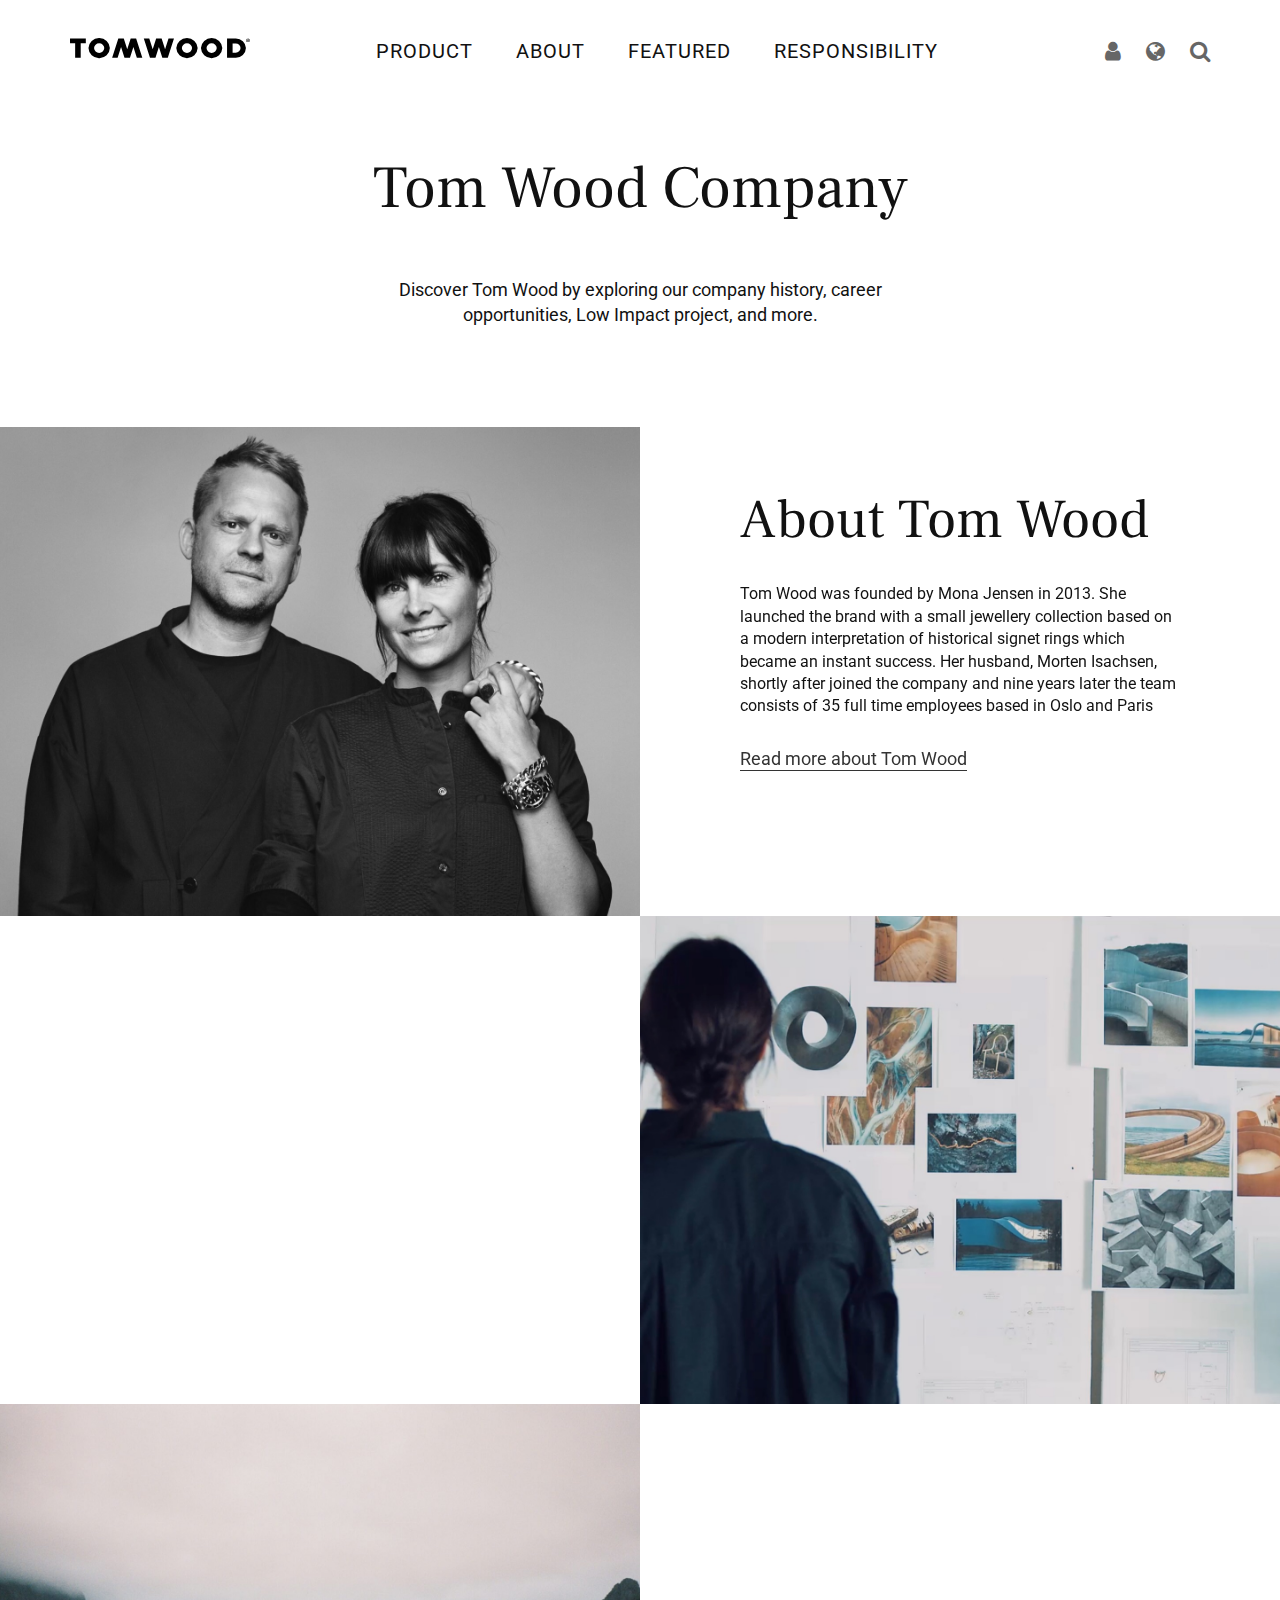
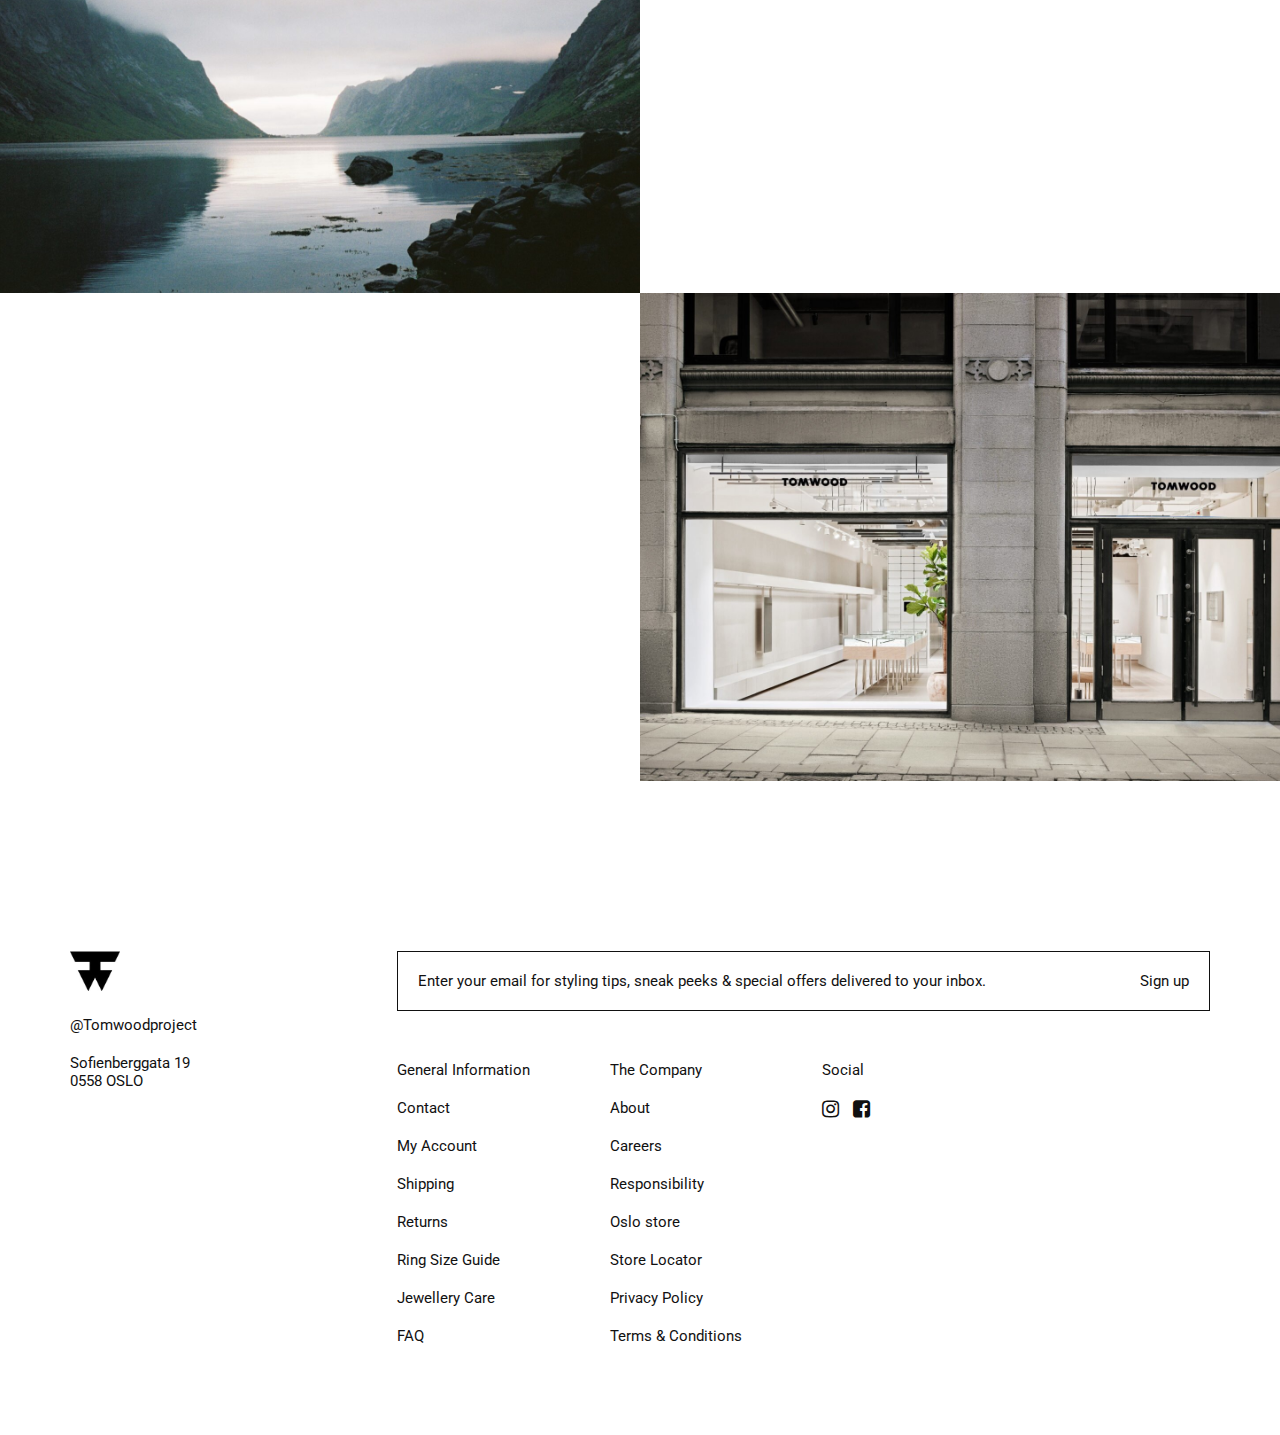
<file: about.html>
<!DOCTYPE html>
<html lang="ko">
<head>
	<meta charset="UTF-8">
	<meta name="viewport" content="width=device-width, initial-scale=1.0">

	<link rel="stylesheet" href="https://cdnjs.cloudflare.com/ajax/libs/font-awesome/4.7.0/css/font-awesome.min.css">

	<link rel="stylesheet" type="text/css" href="css/about/about.css">
	<link rel="stylesheet" type="text/css" href="css/about/re-1440px.css">
	<link rel="stylesheet" type="text/css" href="css/about/re-1280px.css">
	<link rel="stylesheet" type="text/css" href="css/about/re-1024px.css">
	<link rel="stylesheet" type="text/css" href="css/about/mobile.css">

	<link rel="preconnect" href="https://fonts.googleapis.com">
	<link rel="preconnect" href="https://fonts.gstatic.com" crossorigin>
	<link href="https://fonts.googleapis.com/css2?family=Frank+Ruhl+Libre:wght@300;400;500;600;700;800;900&family=Roboto:ital,wght@0,100;0,300;0,400;0,500;0,700;0,900;1,100;1,300;1,400;1,500;1,700;1,900&display=swap" rel="stylesheet">

	<script type="text/javascript" src="js/jquery-3.6.3.min.js"></script>
  	<script type="text/javascript" src="js/about.js"></script>

  	<link href="https://unpkg.com/aos@2.3.1/dist/aos.css" rel="stylesheet">
  	<script src="https://unpkg.com/aos@2.3.1/dist/aos.js"></script>
  	
	<title>ABOUT</title>
</head>
<body>
	<header>
		<div class="inner">
			<a href="javascript:void(0)" class="mo_search"><i class="fa fa-search"></i></a>
			<h1 class="logo"><a href="index.html"><img src="img/logo.svg"></a></h1>
			<ul id="gnb">
				<li id="product"><a href="product.html">product</a>
					<div class="sub_wrap">
						<ul class="submenu">
							<li>
								<a href="product.html">
									<span class="img_box"><img src="img/submenu01.jpeg"></span>
									<p>guide</p>
								</a>
							</li>
							<li>
								<a href="collection.html">
									<span class="img_box"><img src="img/submenu02.jpeg"></span>
									<p>collection</p>
								</a>
							</li>
							<li>
								<a href="product.html">
									<span class="img_box"><img src="img/submenu03.jpeg"></span>
									<p>rings</p>
								</a>
							</li>
							<li>
								<a href="product.html">
									<span class="img_box"><img src="img/submenu04.jpeg"></span>
									<p>necklaces</p>
								</a>
							</li>
							<li>
								<a href="product.html">
									<span class="img_box"><img src="img/submenu05.jpeg"></span>
									<p>bracelets</p>
								</a>
							</li>
							<li>
								<a href="product.html">
									<span class="img_box"><img src="img/submenu06.jpeg"></span>
									<p>earrings</p>
								</a>
							</li>
							<li>
								<a href="product.html">
									<span class="img_box"><img src="img/submenu07.jpeg"></span>
									<p>ear-cuffs</p>
								</a>
							</li>
							<li>
								<a href="product.html">
									<span class="img_box"><img src="img/submenu08.jpeg"></span>
									<p>charms</p>
								</a>
							</li>
							<li>
								<a href="product.html">
									<span class="img_box"><img src="img/submenu09.jpeg"></span>
									<p>made-to-order</p>
								</a>
							</li>
						</ul>
					</div>
				</li>
				<li><a href="about.html">about</a></li>
				<li><a href="featured.html">featured</a></li>
				<li><a href="responsibility.html">responsibility</a></li>
			</ul>
			<ul id="account">
				<li><a href="javascript:void(0)"><i class="fa fa-user"></i></a></li>
				<li><a href="javascript:void(0)"><i class="fa fa-globe"></i></a></li>
				<li><a href="javascript:void(0)"><i class="fa fa-search"></i></a></li>
			</ul>
			<div class="sidebar_btn">
				<button><span></span></button>
			</div>
		</div>
	</header>
	<div id="bg"></div>

	<!-- mobile sidebar -->
	<div id="sidebar">
		<div class="sidebar_inner">
        	<div class="close"></div>
        	<ul id="sidebar_gnb">
        		<li><a href="javascript:void(0)">product</a>
        			<ul class="gnb_submenu">
        				<li><a href="product.html" class="all">Shop all</a></li>
        				<li><a href="product.html">Guide</a></li>
        				<li><a href="collection.html">Collection</a></li>
        				<li><a href="rings.html">Rings</a></li>
        				<li><a href="product.html">Necklaces</a></li>
        				<li><a href="product.html">Bracelets</a></li>
        				<li><a href="product.html">Earrings</a></li>
        				<li><a href="product.html">Ear-cuffs</a></li>
        				<li><a href="product.html">Charms</a></li>
        				<li><a href="product.html">Made-to-order</a></li>
        			</ul>
        		</li>
        		<li><a href="about.html">about</a></li>
        		<li><a href="featured.html">featured</a></li>
        		<li><a href="responsibility.html">responsibility</a></li>
        	</ul> <!-- sidebar-gnb -->
    	</div> <!-- sidebar_inner -->
    </div> <!-- sidebar -->
    <div id="sidebar_bg"></div>

    <main>
    	<div id="main">
    		<div class="inner">
    			<h1 class="title">Tom Wood Company</h1>
    			<p class="txt">Discover Tom Wood by exploring our company history, career opportunities, Low Impact project, and more.</p>
    		</div>
    	</div>

    	<section id="sect01">
			<div class="img_box">
				<img src="img/about/about01.jpeg">
			</div>
			<div class="text_wrap" data-aos="fade-up" data-aos-duration="1000" data-aos-once="false">
				<h1 class="title">About Tom Wood</h1>
				<p class="txt">Tom Wood was founded by Mona Jensen in 2013. She launched the brand with a small jewellery collection based on a modern interpretation of historical signet rings which became an instant success. Her husband, Morten Isachsen, shortly after joined the company and nine years later the team consists of 35 full time employees based in Oslo and Paris</p>
				<a href="about.html"><p class="more">Read more about Tom Wood</p></a>
			</div>
		</section>

		<section id="sect02">
			<div class="text_wrap" data-aos="fade-up" data-aos-duration="1000" data-aos-once="false">
				<h1 class="title">Careers opportunities in Tom Wood</h1>
				<p class="txt">Do you find it exciting to work for a high end international brand with a strong low impact focus? Then you should read on.</p>
				<a href="about.html"><p class="more">Careers in Tom Wood</p></a>
			</div>
			<div class="img_box">
				<img src="img/about/about02.jpeg">
			</div>
		</section>

		<section id="sect03">
			<div class="img_box">
				<img src="img/about/about03.jpeg">
			</div>
			<div class="text_wrap" data-aos="fade-up" data-aos-duration="1000" data-aos-once="false">
				<h1 class="title">Responsibility</h1>
				<p class="txt">Our mission is to create high-quality products through a sustainable and responsible practice. We believe sustainable development practices are about balancing social, environmental and economic principles in the core strategy and operations of our company.</p>
				<a href="about.html"><p class="more">Read more on our Responsibility page</p></a>
			</div>
		</section>

		<section id="sect04">
			<div class="text_wrap" data-aos="fade-up" data-aos-duration="1000" data-aos-once="false">
				<h1 class="title">Tom Wood Flagship Store</h1>
				<p class="txt">Located in Øvre Slottsgate 8 in the central shopping district in Oslo. Tom Woods flagship store aims to offer a brand new high-end customer experience, with a focus on quality and innovation.</p>
				<a href="about.html"><p class="more">Look inside the Store</p></a>
			</div>
			<div class="img_box">
				<img src="img/about/about04.jpeg">
			</div>
		</section>
	</main>

    <footer>
		<div class="inner">
			<div class="left_wrap">
				<h1 class="logo_icon"><a href="index.html"><img src="img/logo-icon.jpeg"></a></h1>
				<p class="copyright">@Tomwoodproject</p>
				<address>Sofienberggata 19<br>0558 OSLO</address>
				<a href="index.html"><p id="mo_sign_up">Sign up</p></a>
			</div>

			<div class="right_wrap">
				<a href="index.html">
					<div class="login_box">
						<p class="txt">Enter your email for styling tips, sneak peeks & special offers delivered to your inbox.</p>
						<p class="sign_up">Sign up</p>
					</div>
				</a>
				<div class="right_wrap_inner">
					<div id="info_box">
						<ul>
							<li><a href="index.html">General Information</a></li>
							<li><a href="index.html">Contact</a></li>
							<li><a href="index.html">My Account</a></li>
							<li><a href="index.html">Shipping</a></li>
							<li><a href="index.html">Returns</a></li>
							<li><a href="index.html">Ring Size Guide</a></li>
							<li><a href="responsibility.html">Jewellery Care</a></li>
							<li><a href="index.html">FAQ</a></li>
						</ul>
					</div>
					<div id="company_box">
						<ul>
							<li><a href="about.html">The Company</a></li>
							<li><a href="about.html">About</a></li>
							<li><a href="index.html">Careers</a></li>
							<li><a href="responsibility.html">Responsibility</a></li>
							<li><a href="index.html">Oslo store</a></li>
							<li><a href="index.html">Store Locator</a></li>
							<li><a href="index.html">Privacy Policy</a></li>
							<li><a href="index.html">Terms & Conditions</a></li>
						</ul>
					</div>

					<div id="social_box">
						<ul>
							<li>Social</li>
							<a href=# onclick="window.open('https://www.instagram.com/tomwood_project/','_blank','resizable=no width=400 height=600');return false"><i class="fa fa-instagram"></i></a>
							<a href=# onclick="window.open('https://www.facebook.com/TomWoodProject/','_blank','resizable=no width=400 height=600');return false"><i class="fa fa-facebook-square"></i></a>
						</ul>
					</div>
				</div><!-- right_inner -->
			</div> <!-- right_wrap -->
		</div>
	</footer>

	<!-- aos -->
    <script>
		AOS.init({
			once: true,
		});
		$(window).on('load', function () {
	        AOS.refresh();
	    });
	</script>
</body>
</html>
</file>
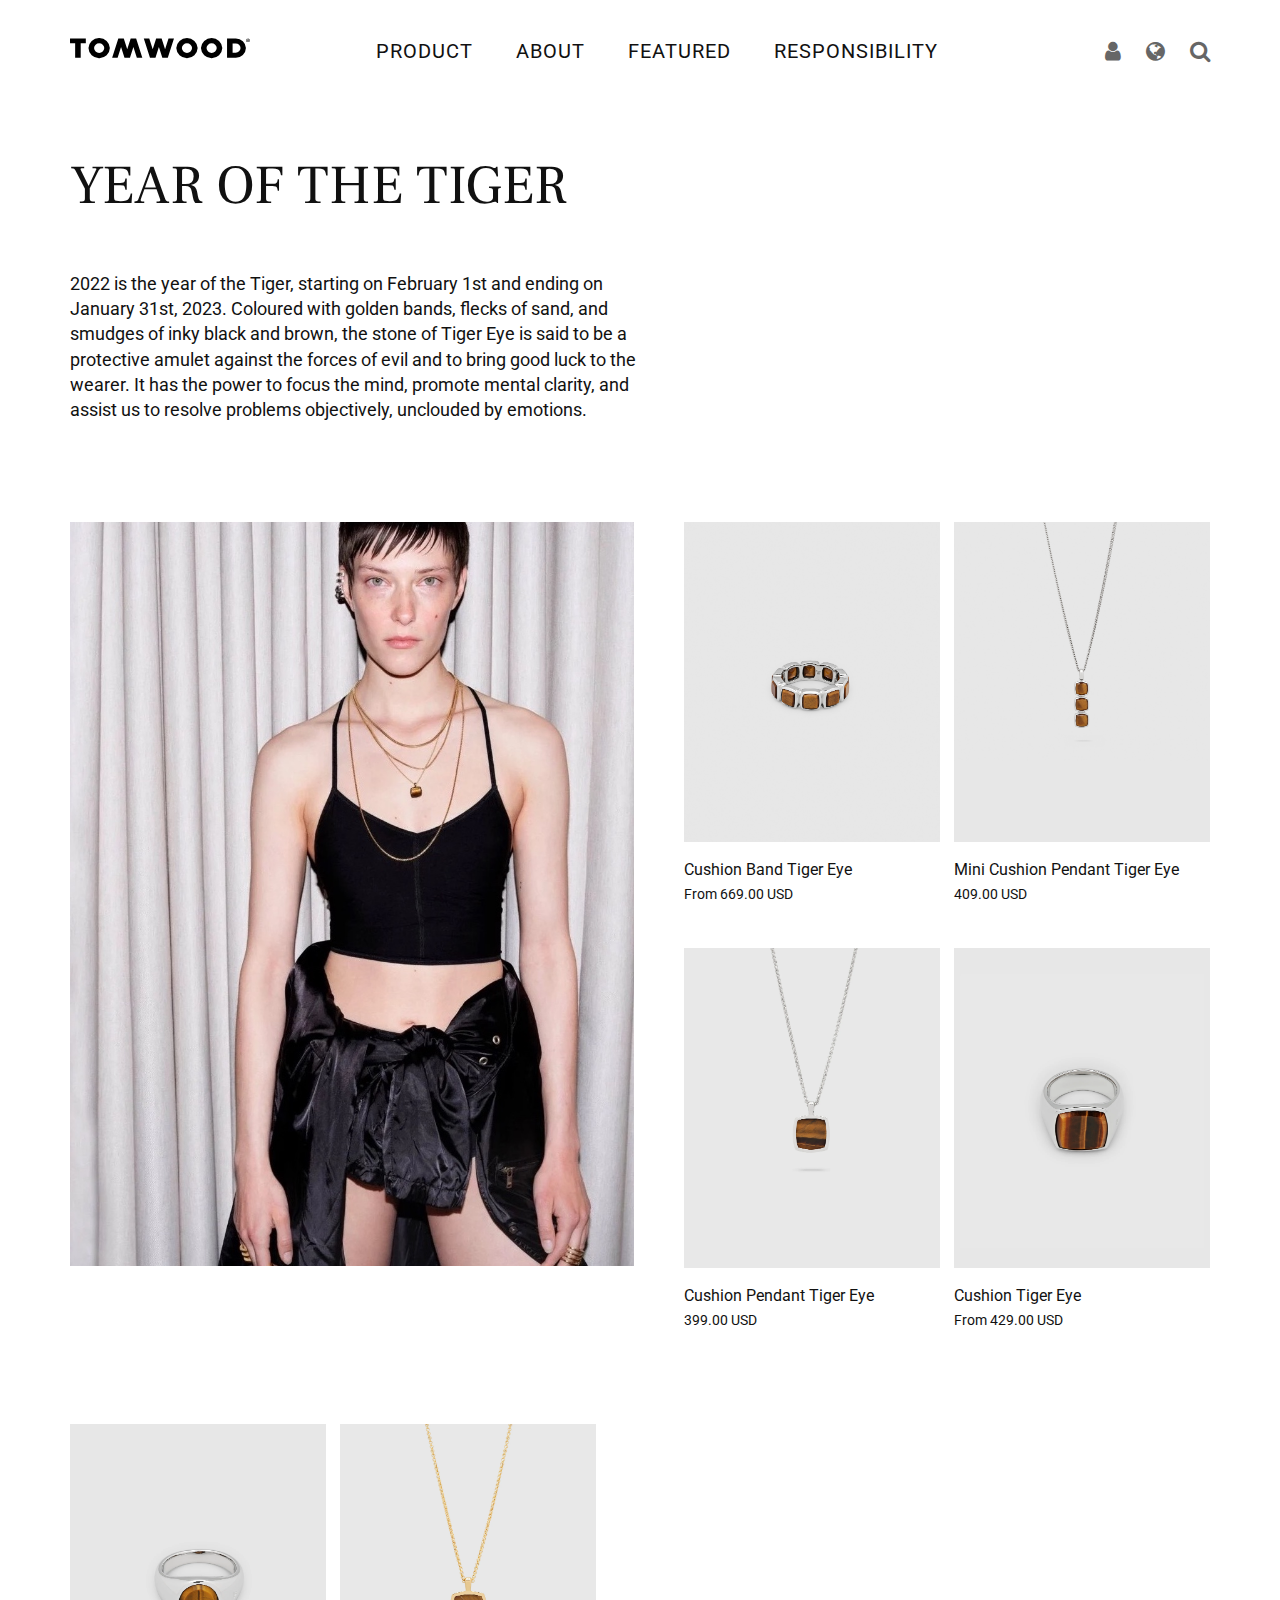
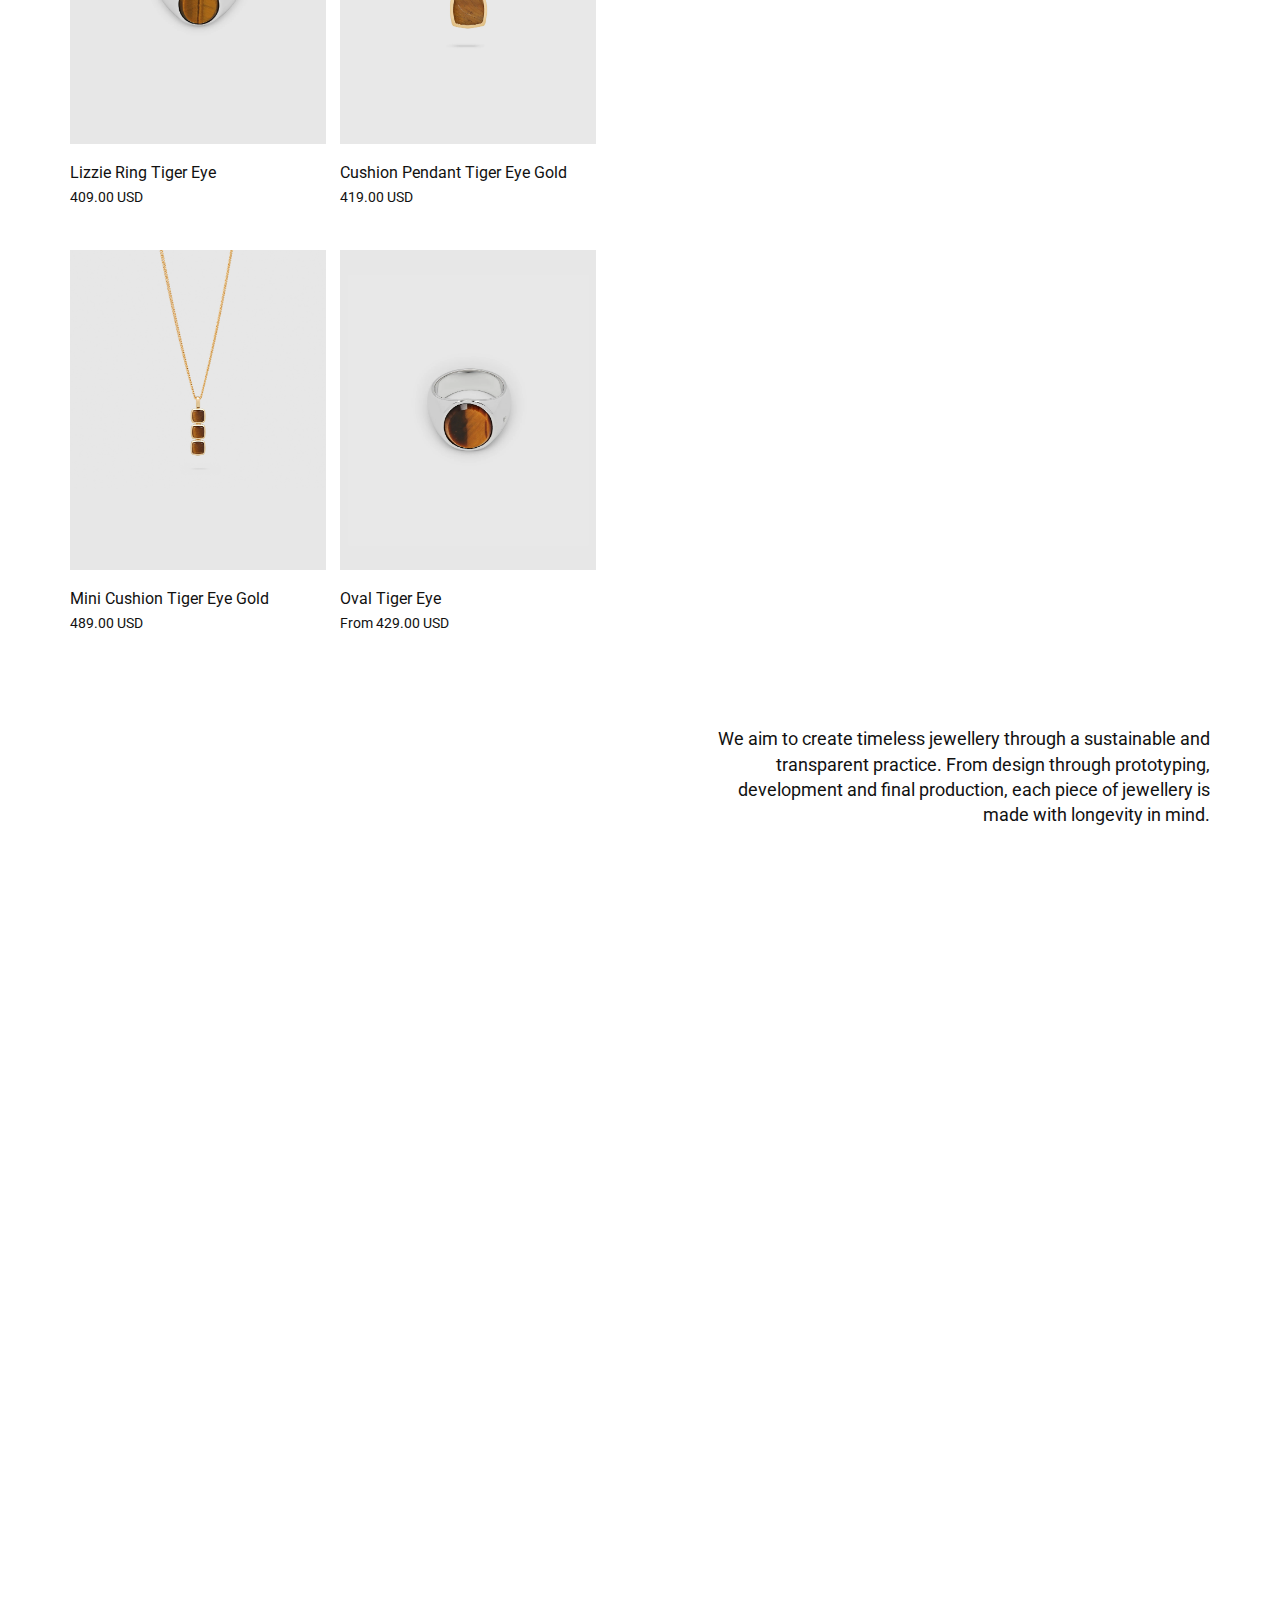
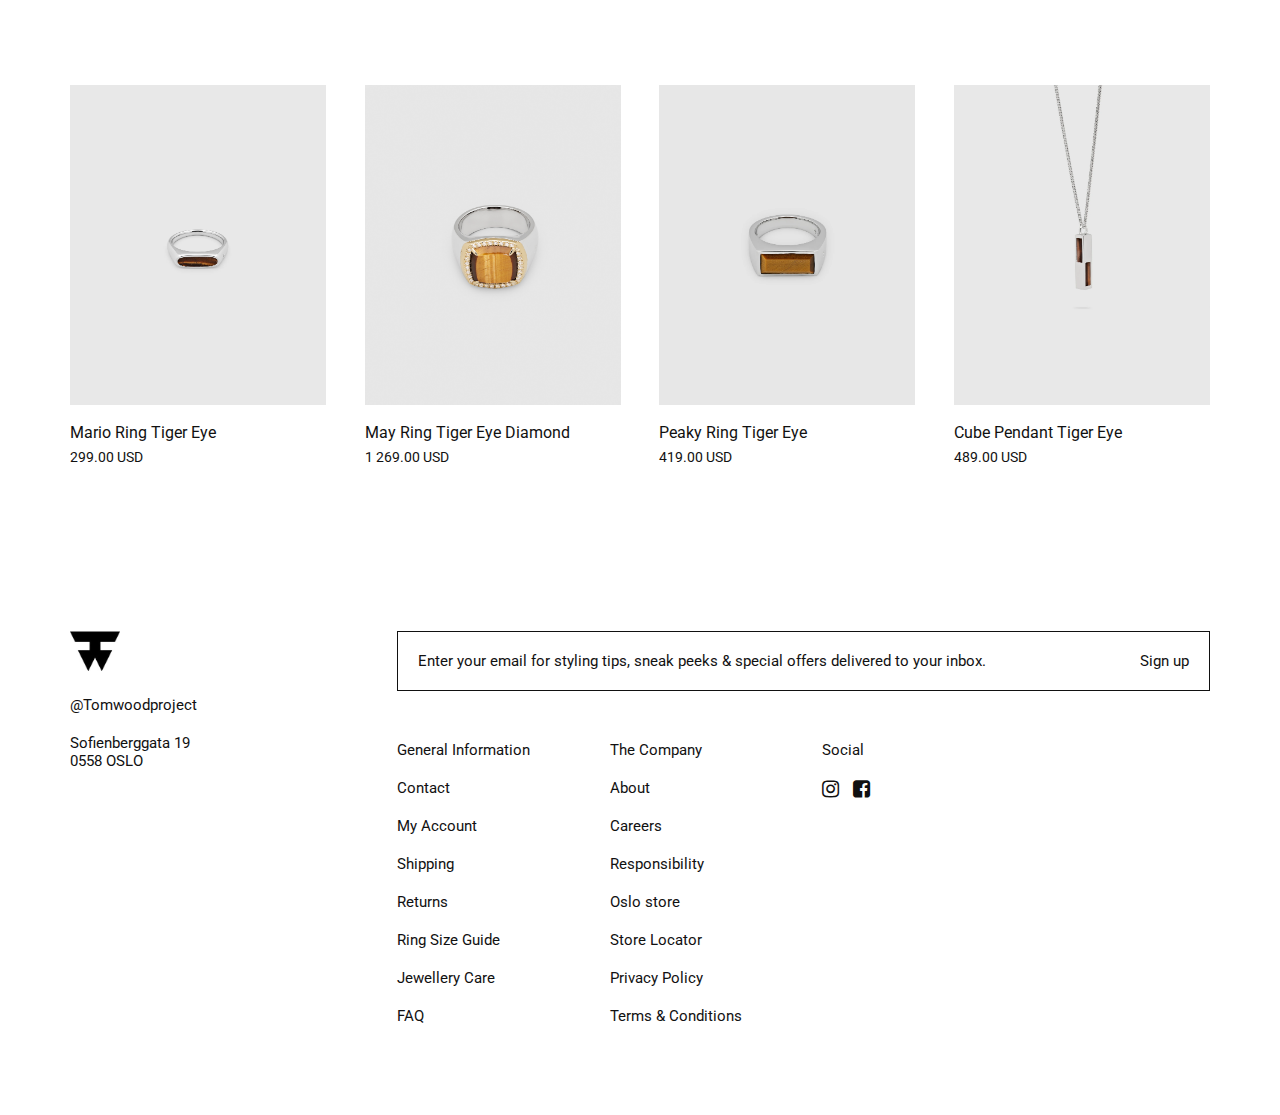
<file: collection.html>
<!DOCTYPE html>
<html lang="ko">
<head>
	<meta charset="UTF-8">
	<meta name="viewport" content="width=device-width, initial-scale=1.0">

	<link rel="stylesheet" href="https://cdnjs.cloudflare.com/ajax/libs/font-awesome/4.7.0/css/font-awesome.min.css">

	<link rel="stylesheet" type="text/css" href="css/collection/collection.css">
	<link rel="stylesheet" type="text/css" href="css/collection/re-1440px.css">
	<link rel="stylesheet" type="text/css" href="css/collection/re-1280px.css">
	<link rel="stylesheet" type="text/css" href="css/collection/re-1024px.css">
	<link rel="stylesheet" type="text/css" href="css/collection/mobile.css">

	<link rel="preconnect" href="https://fonts.googleapis.com">
	<link rel="preconnect" href="https://fonts.gstatic.com" crossorigin>
	<link href="https://fonts.googleapis.com/css2?family=Frank+Ruhl+Libre:wght@300;400;500;600;700;800;900&family=Roboto:ital,wght@0,100;0,300;0,400;0,500;0,700;0,900;1,100;1,300;1,400;1,500;1,700;1,900&display=swap" rel="stylesheet">

	<script type="text/javascript" src="js/jquery-3.6.3.min.js"></script>
  	<script type="text/javascript" src="js/collection.js"></script>

  	<link href="https://unpkg.com/aos@2.3.1/dist/aos.css" rel="stylesheet">
  	<script src="https://unpkg.com/aos@2.3.1/dist/aos.js"></script>
  	
	<title>COLLECTION</title>
</head>
<body>
	<header>
		<div class="inner">
			<a href="javascript:void(0)" class="mo_search"><i class="fa fa-search"></i></a>
			<h1 class="logo"><a href="index.html"><img src="img/logo.svg"></a></h1>
			<ul id="gnb">
				<li id="product"><a href="product.html">product</a>
					<div class="sub_wrap">
						<ul class="submenu">
							<li>
								<a href="product.html">
									<span class="img_box"><img src="img/submenu01.jpeg"></span>
									<p>guide</p>
								</a>
							</li>
							<li>
								<a href="collection.html">
									<span class="img_box"><img src="img/submenu02.jpeg"></span>
									<p>collection</p>
								</a>
							</li>
							<li>
								<a href="product.html">
									<span class="img_box"><img src="img/submenu03.jpeg"></span>
									<p>rings</p>
								</a>
							</li>
							<li>
								<a href="product.html">
									<span class="img_box"><img src="img/submenu04.jpeg"></span>
									<p>necklaces</p>
								</a>
							</li>
							<li>
								<a href="product.html">
									<span class="img_box"><img src="img/submenu05.jpeg"></span>
									<p>bracelets</p>
								</a>
							</li>
							<li>
								<a href="product.html">
									<span class="img_box"><img src="img/submenu06.jpeg"></span>
									<p>earrings</p>
								</a>
							</li>
							<li>
								<a href="product.html">
									<span class="img_box"><img src="img/submenu07.jpeg"></span>
									<p>ear-cuffs</p>
								</a>
							</li>
							<li>
								<a href="product.html">
									<span class="img_box"><img src="img/submenu08.jpeg"></span>
									<p>charms</p>
								</a>
							</li>
							<li>
								<a href="product.html">
									<span class="img_box"><img src="img/submenu09.jpeg"></span>
									<p>made-to-order</p>
								</a>
							</li>
						</ul>
					</div>
				</li>
				<li><a href="about.html">about</a></li>
				<li><a href="featured.html">featured</a></li>
				<li><a href="responsibility.html">responsibility</a></li>
			</ul>
			<ul id="account">
				<li><a href="javascript:void(0)"><i class="fa fa-user"></i></a></li>
				<li><a href="javascript:void(0)"><i class="fa fa-globe"></i></a></li>
				<li><a href="javascript:void(0)"><i class="fa fa-search"></i></a></li>
			</ul>
			<div class="sidebar_btn">
				<button><span></span></button>
			</div>
		</div>
	</header>
	<div id="bg"></div>

	<!-- mobile sidebar -->
	<div id="sidebar">
		<div class="sidebar_inner">
        	<div class="close"></div>
        	<ul id="sidebar_gnb">
        		<li><a href="javascript:void(0)">product</a>
        			<ul class="gnb_submenu">
        				<li><a href="product.html" class="all">Shop all</a></li>
        				<li><a href="product.html">Guide</a></li>
        				<li><a href="collection.html">Collection</a></li>
        				<li><a href="rings.html">Rings</a></li>
        				<li><a href="product.html">Necklaces</a></li>
        				<li><a href="product.html">Bracelets</a></li>
        				<li><a href="product.html">Earrings</a></li>
        				<li><a href="product.html">Ear-cuffs</a></li>
        				<li><a href="product.html">Charms</a></li>
        				<li><a href="product.html">Made-to-order</a></li>
        			</ul>
        		</li>
        		<li><a href="about.html">about</a></li>
        		<li><a href="featured.html">featured</a></li>
        		<li><a href="responsibility.html">responsibility</a></li>
        	</ul> <!-- sidebar-gnb -->
    	</div> <!-- sidebar_inner -->
    </div> <!-- sidebar -->
    <div id="sidebar_bg"></div>

    <main>
    	<div id="main">
    		<div class="inner">
    			<h1 class="title">YEAR OF THE TIGER</h1>
    			<p class="txt">2022 is the year of the Tiger, starting on February 1st and ending on January 31st, 2023. Coloured with golden bands, flecks of sand, and smudges of inky black and brown, the stone of Tiger Eye is said to be a protective amulet against the forces of evil and to bring good luck to the wearer. It has the power to focus the mind, promote mental clarity, and assist us to resolve problems objectively, unclouded by emotions.</p>
    		</div>
    	</div>

    	<section id="sect01">
    		<div class="inner">
    			<div class="left_wrap">
    				<div class="img_box1" data-aos="fade-down-right" data-aos-duration="1000" data-aos-once="false">
    					<img src="img/collection/collection01.jpg">
    				</div>
    			</div>

    			<div class="right_wrap">
    				<div class="content_wrap">
    					<div class="content_box">
	    					<a href="javascript:void(0)">
	    						<div class="img_box">
	    							<img src="img/collection/collection01-1.jpg">
	    						</div>
	    					</a>	
    						<div class="text_wrap">
    							<p class="title">Cushion Band Tiger Eye</p>
    							<p class="price">From 669.00 USD</p>
    						</div>
    					</div>
    					<div class="content_box">
	    					<a href="javascript:void(0)">	
	    						<div class="img_box">
	    							<img src="img/collection/collection01-2.jpg">
	    						</div>
	    					</a>	
    						<div class="text_wrap">
    							<p class="title">Mini Cushion Pendant Tiger Eye</p>
    							<p class="price">409.00 USD</p>
    						</div>
    					</div>
    					<div class="content_box">
	    					<a href="javascript:void(0)">	
	    						<div class="img_box">
	    							<img src="img/collection/collection01-3.jpg">
	    						</div>
	    					</a>	
    						<div class="text_wrap">
    							<p class="title">Cushion Pendant Tiger Eye</p>
    							<p class="price">399.00 USD</p>
    						</div>
    					</div>
    					<div class="content_box">
	    					<a href="javascript:void(0)">	
	    						<div class="img_box">
	    							<img src="img/collection/collection01-4.jpg">
	    						</div>
	    					</a>	
    						<div class="text_wrap">
    							<p class="title">Cushion Tiger Eye</p>
    							<p class="price">From 429.00 USD</p>
    						</div>
    					</div>
    				</div> <!-- content_wrap -->
    			</div> <!-- right_wrap -->
    		</div> <!-- inner -->
    	</section>

    	<section id="sect02">
    		<div class="inner">
    			<div class="left_wrap">
    				<div class="content_wrap">
    					<div class="content_box">
	    					<a href="javascript:void(0)">	
	    						<div class="img_box">
	    							<img src="img/collection/collection02-1.jpg">
	    						</div>
	    					</a>	
    						<div class="text_wrap">
    							<p class="title">Lizzie Ring Tiger Eye</p>
    							<p class="price">409.00 USD</p>
    						</div>
    					</div>
    					<div class="content_box">
	    					<a href="javascript:void(0)">	
	    						<div class="img_box">
	    							<img src="img/collection/collection02-2.jpg">
	    						</div>
	    					</a>	
    						<div class="text_wrap">
    							<p class="title">Cushion Pendant Tiger Eye Gold</p>
    							<p class="price">419.00 USD</p>
    						</div>
    					</div>
    					<div class="content_box">
	    					<a href="javascript:void(0)">	
	    						<div class="img_box">
	    							<img src="img/collection/collection02-3.jpg">
	    						</div>
	    					</a>	
    						<div class="text_wrap">
    							<p class="title">Mini Cushion Tiger Eye Gold</p>
    							<p class="price">489.00 USD</p>
    						</div>
    					</div>
    					<div class="content_box">
	    					<a href="javascript:void(0)">	
	    						<div class="img_box">
	    							<img src="img/collection/collection02-4.jpg">
	    						</div>
	    					</a>	
    						<div class="text_wrap">
    							<p class="title">Oval Tiger Eye</p>
    							<p class="price">From 429.00 USD</p>
    						</div>
    					</div>
    				</div> <!-- content_wrap -->
    			</div> <!-- right_wrap -->

    			<div class="right_wrap">
    				<div class="img_box1" data-aos="fade-down-left" data-aos-duration="1000" data-aos-once="false">
    					<img src="img/collection/collection02.jpg">
    				</div>
    			</div>
    		</div> <!-- inner -->
    	</section>

    	<section id="sect03">
    		<div class="inner">
    			<div class="text_wrap">
    				<p class="txt">We aim to create timeless jewellery through a sustainable and transparent practice. From design through prototyping, development and final production, each piece of jewellery is made with longevity in mind.</p>
    			</div>
    			<div class="clearfix"></div>
    			<div class="content_wrap">
					<div class="img_box1" data-aos="zoom-in" data-aos-duration="1000" data-aos-once="false">
						<img src="img/collection/collection03-1.jpg">
					</div>
					<div class="img_box1" data-aos="zoom-in" data-aos-duration="1000" data-aos-once="false">
						<img src="img/collection/collection03-2.jpg">
					</div>
	    		</div>
    		</div>
    	</section>

    	<section id="sect04">
    		<div class="inner">
    			<div class="content_wrap">
					<div class="content_box">
						<a href="javascript:void(0)">	
							<div class="img_box">
								<img src="img/collection/collection04-1.jpg">
							</div>
						</a>	
						<div class="text_wrap">
							<p class="title">Mario Ring Tiger Eye</p>
							<p class="price">299.00 USD</p>
						</div>
					</div>
					<div class="content_box">
						<a href="javascript:void(0)">	
							<div class="img_box">
								<img src="img/collection/collection04-2.jpg">
							</div>
						</a>	
						<div class="text_wrap">
							<p class="title">May Ring Tiger Eye Diamond</p>
							<p class="price">1 269.00 USD</p>
						</div>
					</div>
					<div class="content_box">
						<a href="javascript:void(0)">	
							<div class="img_box">
								<img src="img/collection/collection04-3.jpg">
							</div>
						</a>	
						<div class="text_wrap">
							<p class="title">Peaky Ring Tiger Eye</p>
							<p class="price">419.00 USD</p>
						</div>
					</div>
					<div class="content_box">
						<a href="javascript:void(0)">	
							<div class="img_box">
								<img src="img/collection/collection04-4.jpg">
							</div>
						</a>	
						<div class="text_wrap">
							<p class="title">Cube Pendant Tiger Eye</p>
							<p class="price">489.00 USD</p>
						</div>
					</div>
				</div>
    		</div>
    	</section>
    </main>

    <footer>
		<div class="inner">
			<div class="left_wrap">
				<h1 class="logo_icon"><a href="index.html"><img src="img/logo-icon.jpeg"></a></h1>
				<p class="copyright">@Tomwoodproject</p>
				<address>Sofienberggata 19<br>0558 OSLO</address>
				<a href="index.html"><p id="mo_sign_up">Sign up</p></a>
			</div>

			<div class="right_wrap">
				<a href="index.html">
					<div class="login_box">
						<p class="txt">Enter your email for styling tips, sneak peeks & special offers delivered to your inbox.</p>
						<p class="sign_up">Sign up</p>
					</div>
				</a>
				<div class="right_wrap_inner">
					<div id="info_box">
						<ul>
							<li><a href="index.html">General Information</a></li>
							<li><a href="index.html">Contact</a></li>
							<li><a href="index.html">My Account</a></li>
							<li><a href="index.html">Shipping</a></li>
							<li><a href="index.html">Returns</a></li>
							<li><a href="index.html">Ring Size Guide</a></li>
							<li><a href="responsibility.html">Jewellery Care</a></li>
							<li><a href="index.html">FAQ</a></li>
						</ul>
					</div>
					<div id="company_box">
						<ul>
							<li><a href="about.html">The Company</a></li>
							<li><a href="about.html">About</a></li>
							<li><a href="index.html">Careers</a></li>
							<li><a href="responsibility.html">Responsibility</a></li>
							<li><a href="index.html">Oslo store</a></li>
							<li><a href="index.html">Store Locator</a></li>
							<li><a href="index.html">Privacy Policy</a></li>
							<li><a href="index.html">Terms & Conditions</a></li>
						</ul>
					</div>

					<div id="social_box">
						<ul>
							<li>Social</li>
							<a href=# onclick="window.open('https://www.instagram.com/tomwood_project/','_blank','resizable=no width=400 height=600');return false"><i class="fa fa-instagram"></i></a>
							<a href=# onclick="window.open('https://www.facebook.com/TomWoodProject/','_blank','resizable=no width=400 height=600');return false"><i class="fa fa-facebook-square"></i></a>
						</ul>
					</div>
				</div><!-- right_inner -->
			</div> <!-- right_wrap -->
		</div>
	</footer>

	<!-- aos -->
    <script>
		AOS.init({
			once: true,
		});
		$(window).on('load', function () {
	        AOS.refresh();
	    });
	</script>
</body>
</html>
</file>
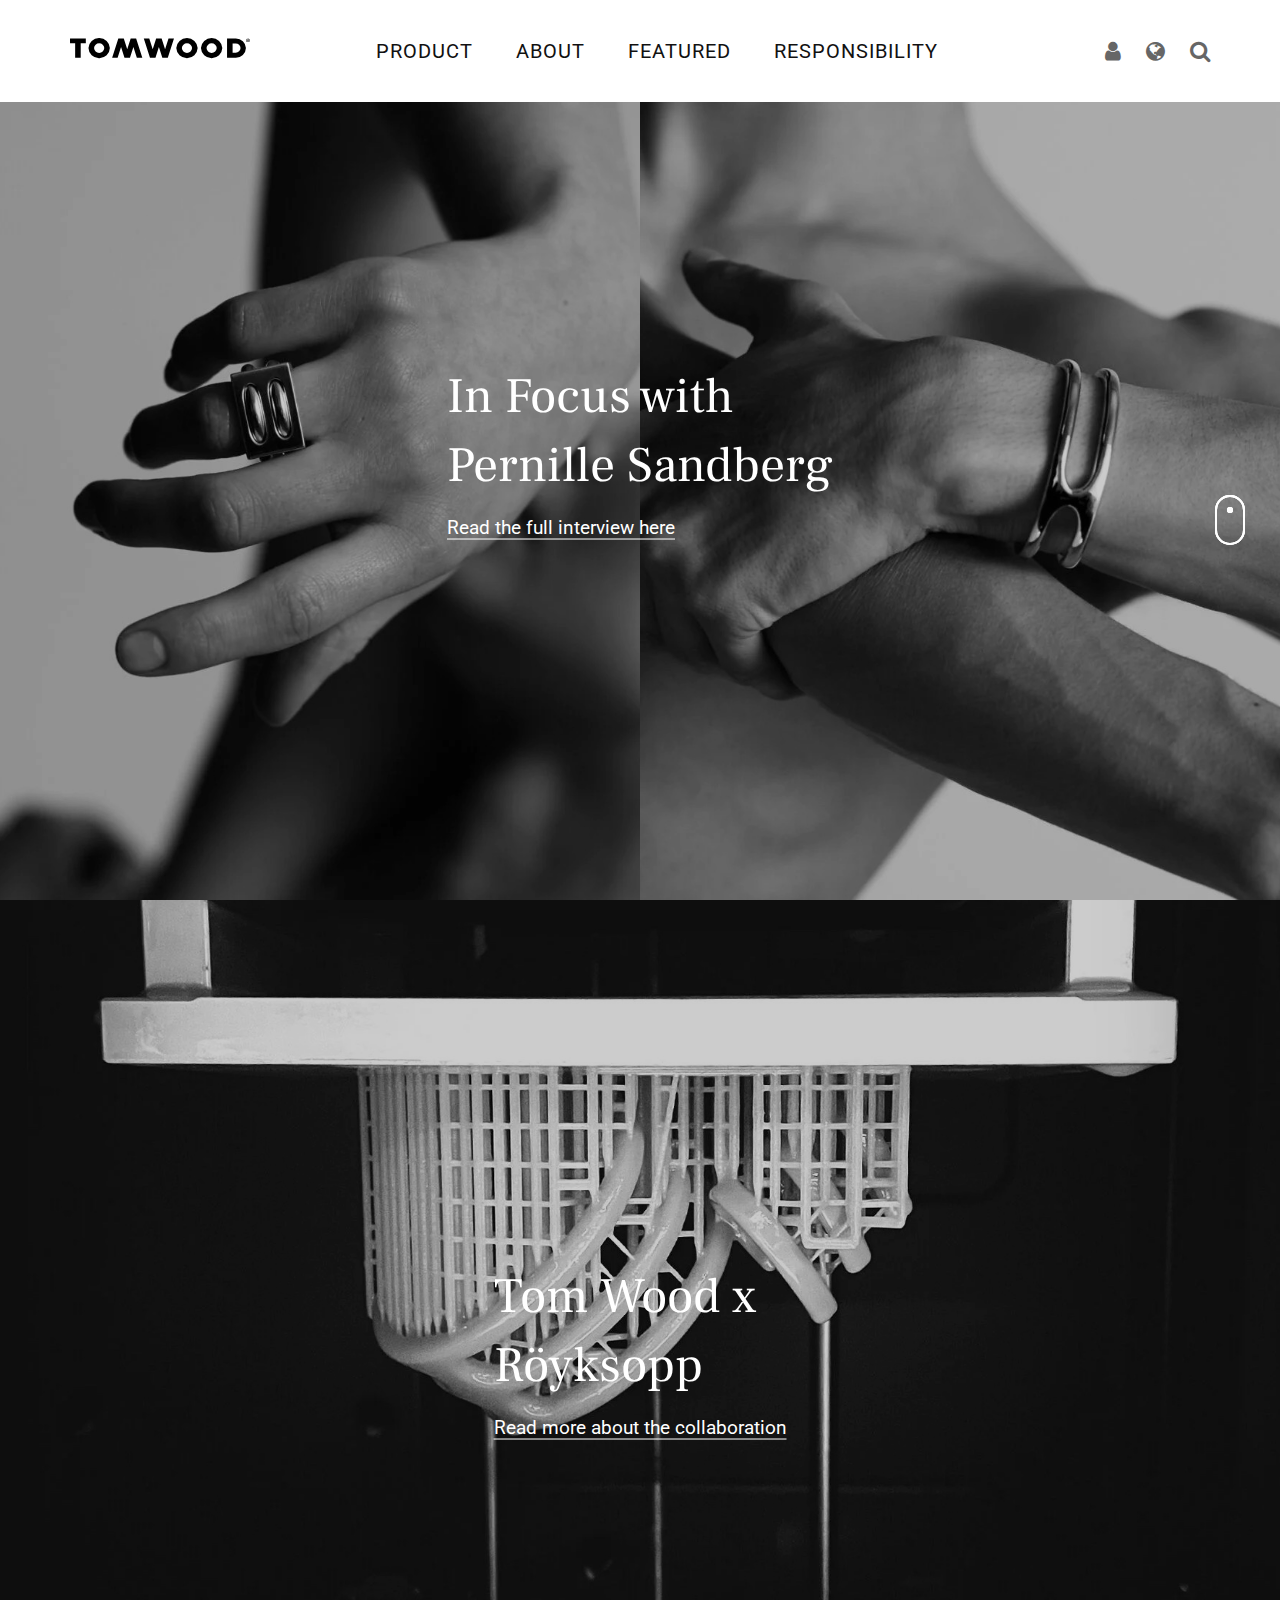
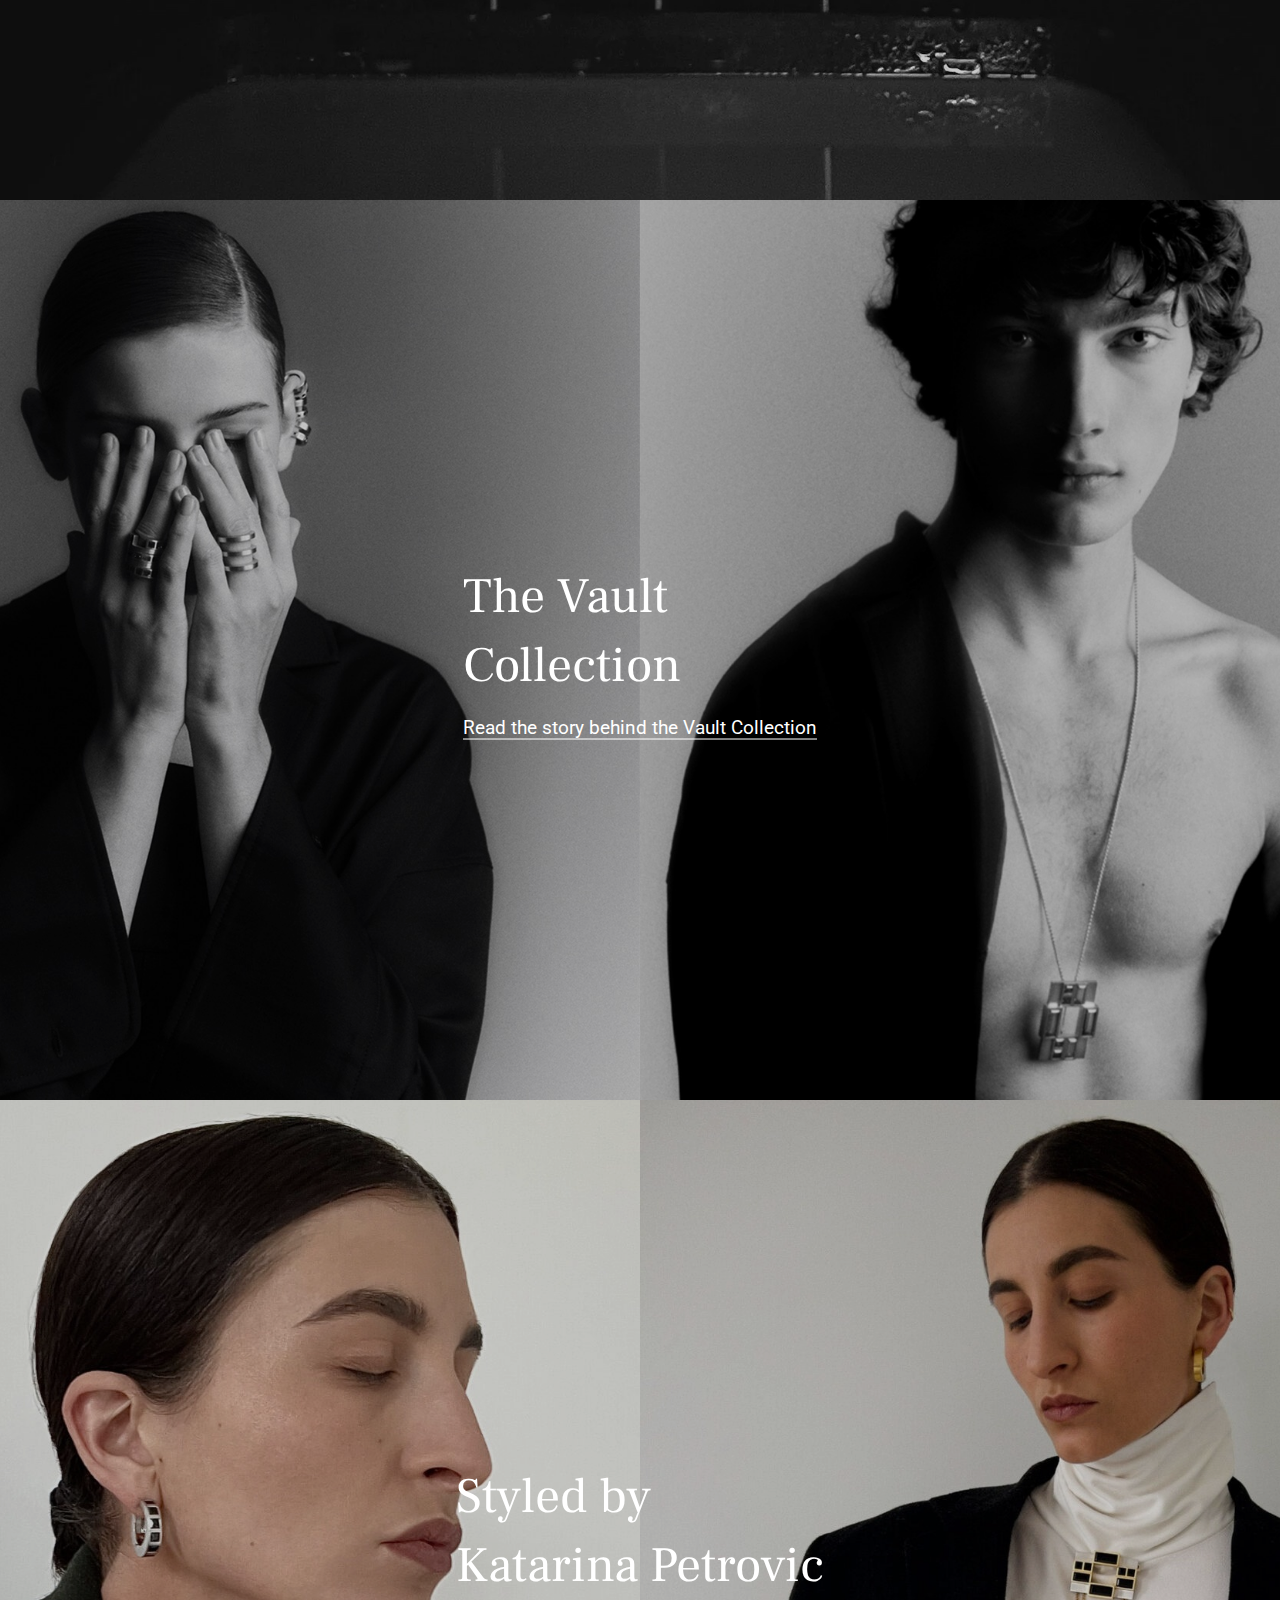
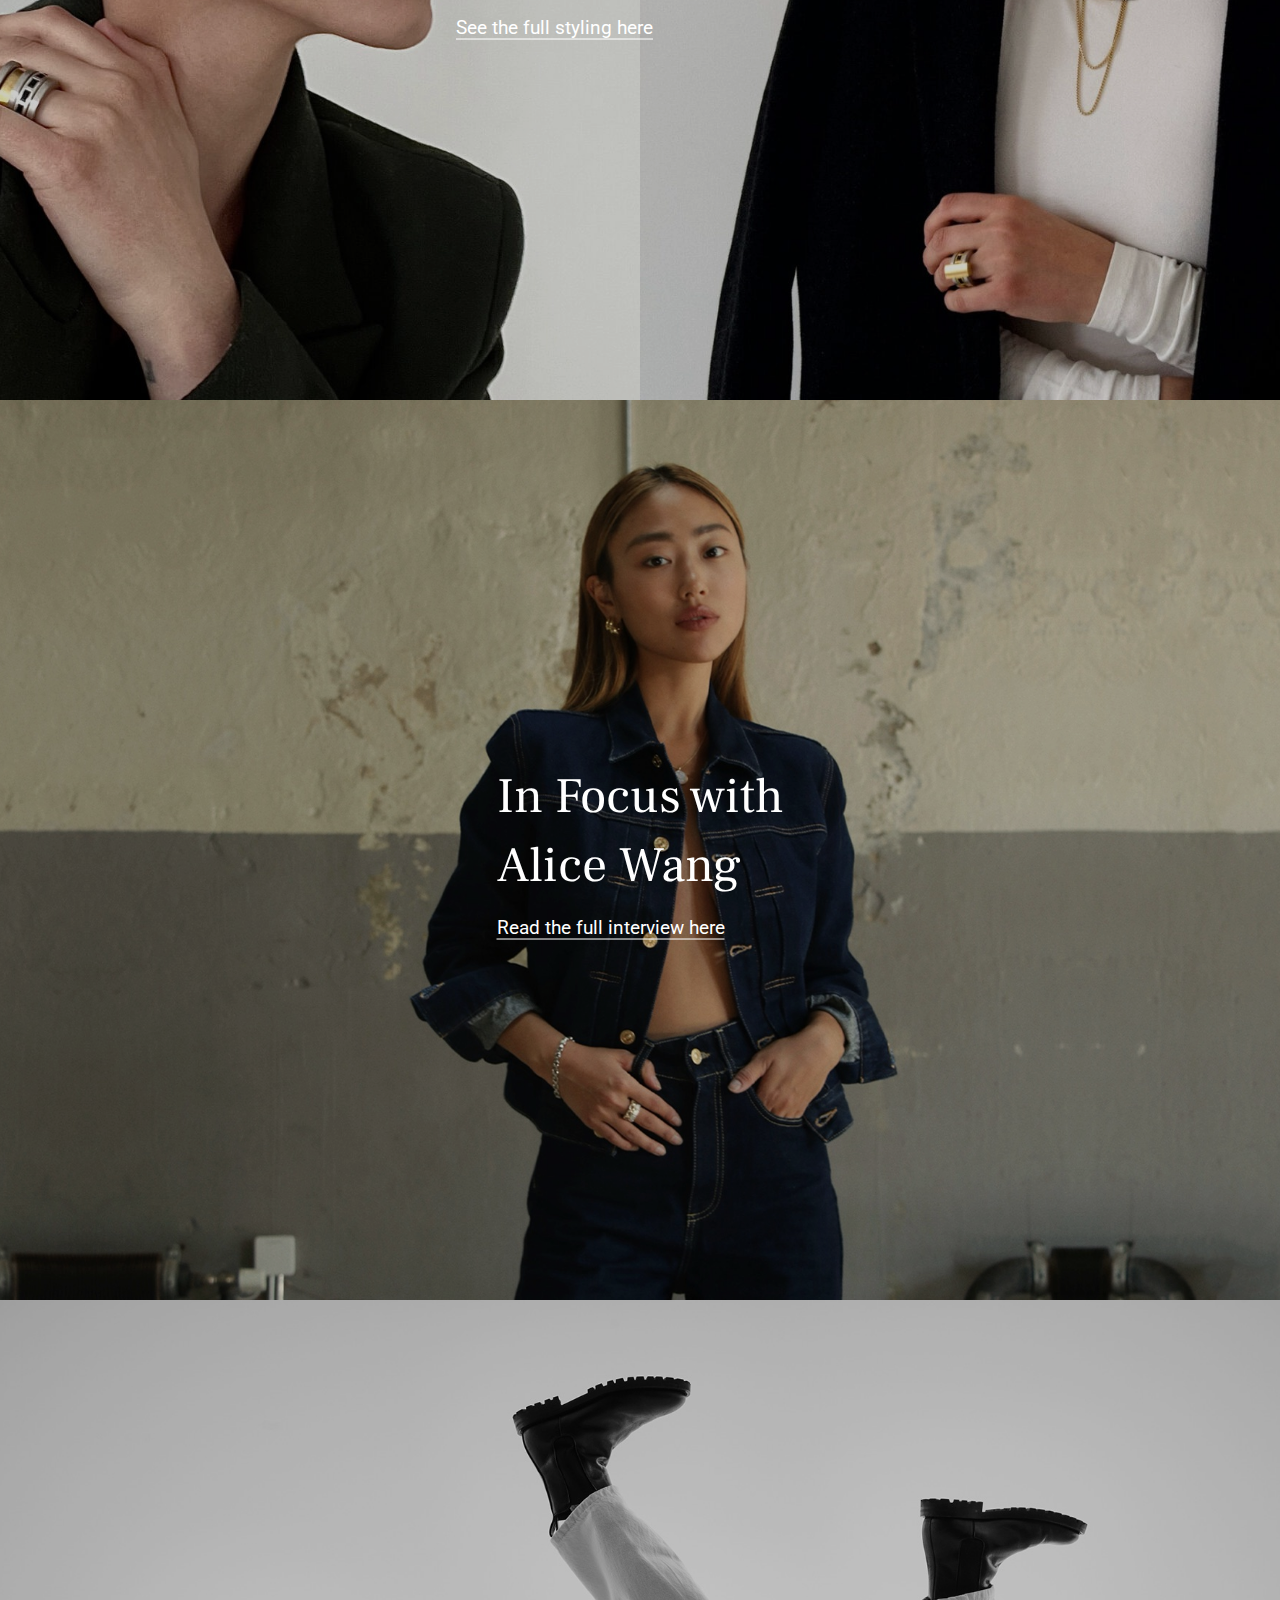
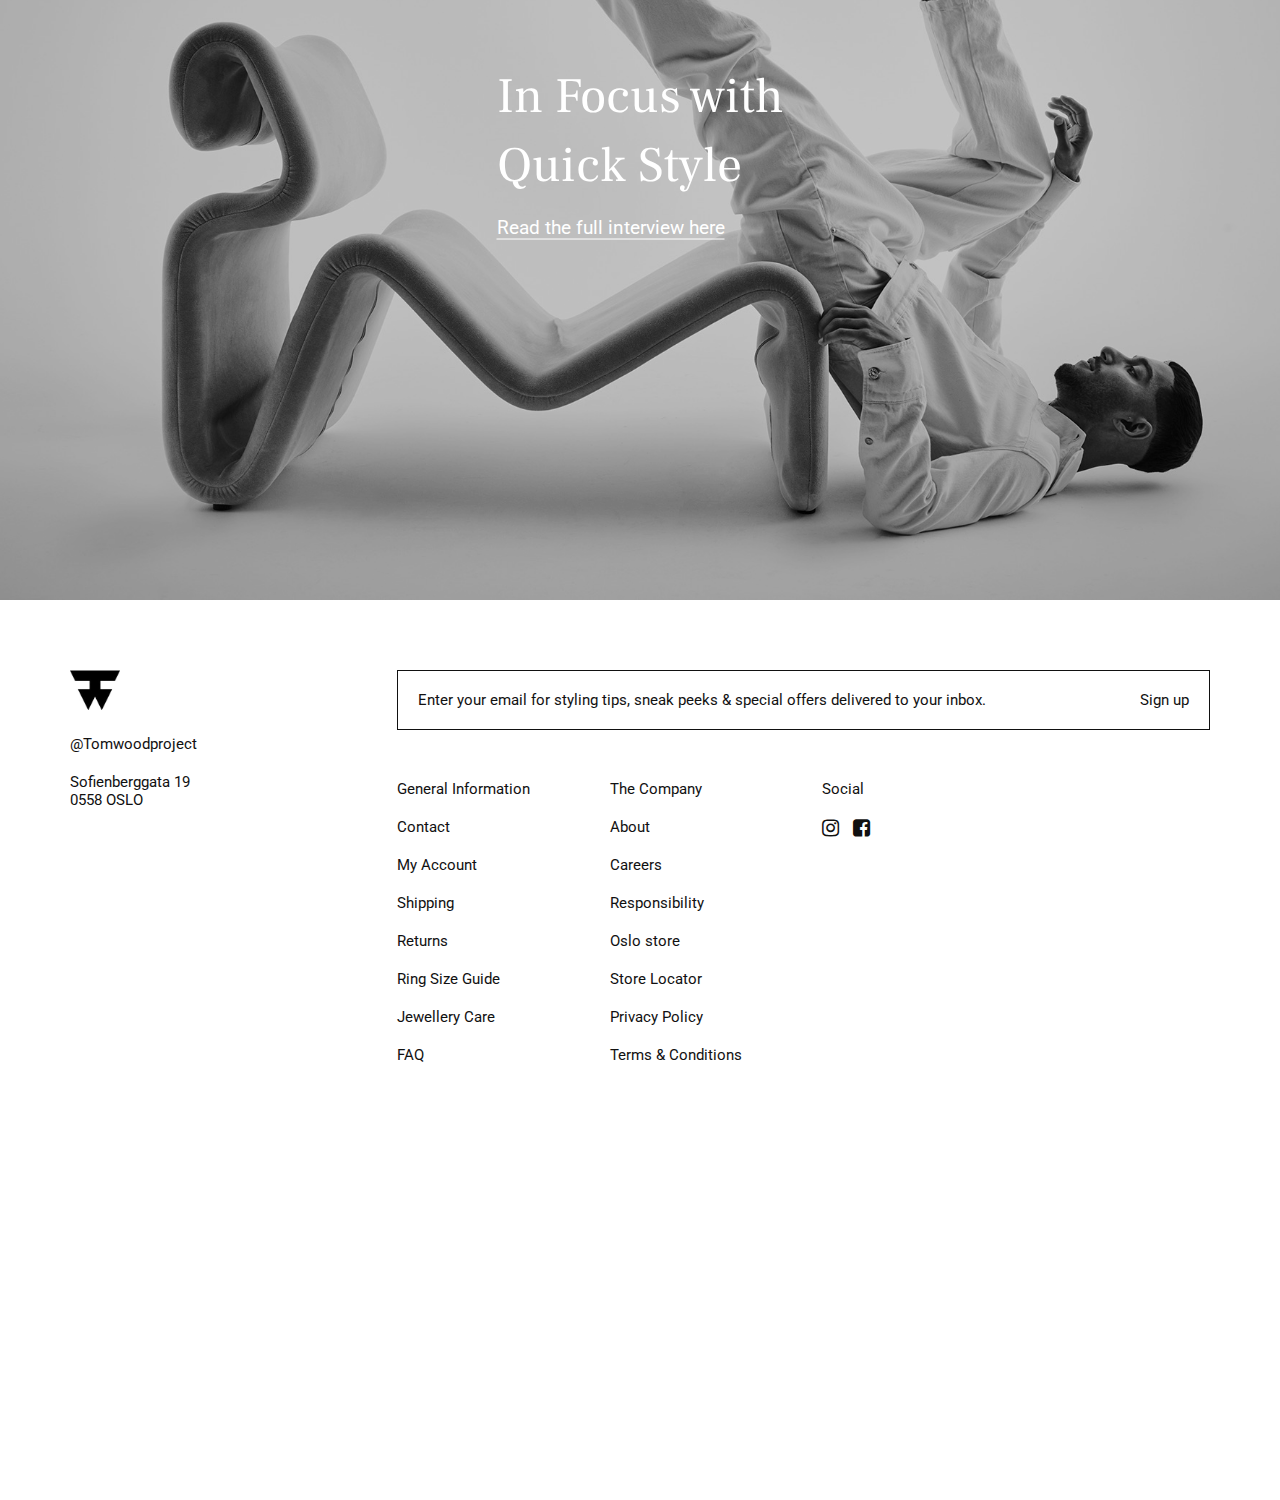
<file: featured.html>
<!DOCTYPE html>
<html lang="ko">

<head>
	<meta charset="UTF-8">
	<meta name="viewport" content="width=device-width, initial-scale=1.0">

	<link rel="stylesheet" href="https://cdnjs.cloudflare.com/ajax/libs/font-awesome/4.7.0/css/font-awesome.min.css">

	<link rel="stylesheet" type="text/css" href="css/featured/featured.css">
	<link rel="stylesheet" type="text/css" href="css/featured/re-1280px.css">
	<link rel="stylesheet" type="text/css" href="css/featured/re-1024px.css">
	<link rel="stylesheet" type="text/css" href="css/featured/mobile.css">

	<link rel="preconnect" href="https://fonts.googleapis.com">
	<link rel="preconnect" href="https://fonts.gstatic.com" crossorigin>
	<link
		href="https://fonts.googleapis.com/css2?family=Frank+Ruhl+Libre:wght@300;400;500;600;700;800;900&family=Roboto:ital,wght@0,100;0,300;0,400;0,500;0,700;0,900;1,100;1,300;1,400;1,500;1,700;1,900&display=swap"
		rel="stylesheet">

	<script type="text/javascript" src="js/jquery-3.6.3.min.js"></script>
	<script type="text/javascript" src="js/featured.js"></script>

	<title>FEATURED</title>
</head>

<body>
	<header>
		<div class="inner">
			<a href="javascript:void(0)" class="mo_search"><i class="fa fa-search"></i></a>
			<h1 class="logo"><a href="index.html"><img src="img/logo.svg"></a></h1>
			<ul id="gnb">
				<li id="product"><a href="product.html">product</a>
					<div class="sub_wrap">
						<ul class="submenu">
							<li>
								<a href="product.html">
									<span class="img_box"><img src="img/submenu01.jpeg"></span>
									<p>guide</p>
								</a>
							</li>
							<li>
								<a href="collection.html">
									<span class="img_box"><img src="img/submenu02.jpeg"></span>
									<p>collection</p>
								</a>
							</li>
							<li>
								<a href="product.html">
									<span class="img_box"><img src="img/submenu03.jpeg"></span>
									<p>rings</p>
								</a>
							</li>
							<li>
								<a href="product.html">
									<span class="img_box"><img src="img/submenu04.jpeg"></span>
									<p>necklaces</p>
								</a>
							</li>
							<li>
								<a href="product.html">
									<span class="img_box"><img src="img/submenu05.jpeg"></span>
									<p>bracelets</p>
								</a>
							</li>
							<li>
								<a href="product.html">
									<span class="img_box"><img src="img/submenu06.jpeg"></span>
									<p>earrings</p>
								</a>
							</li>
							<li>
								<a href="product.html">
									<span class="img_box"><img src="img/submenu07.jpeg"></span>
									<p>ear-cuffs</p>
								</a>
							</li>
							<li>
								<a href="product.html">
									<span class="img_box"><img src="img/submenu08.jpeg"></span>
									<p>charms</p>
								</a>
							</li>
							<li>
								<a href="product.html">
									<span class="img_box"><img src="img/submenu09.jpeg"></span>
									<p>made-to-order</p>
								</a>
							</li>
						</ul>
					</div>
				</li>
				<li><a href="about.html">about</a></li>
				<li><a href="featured.html">featured</a></li>
				<li><a href="responsibility.html">responsibility</a></li>
			</ul>
			<ul id="account">
				<li><a href="javascript:void(0)"><i class="fa fa-user"></i></a></li>
				<li><a href="javascript:void(0)"><i class="fa fa-globe"></i></a></li>
				<li><a href="javascript:void(0)"><i class="fa fa-search"></i></a></li>
			</ul>
			<div class="sidebar_btn">
				<button><span></span></button>
			</div>
		</div>
	</header>
	<div id="bg"></div>

	<!-- mobile sidebar -->
	<div id="sidebar">
		<div class="sidebar_inner">
			<div class="close"></div>
			<ul id="sidebar_gnb">
				<li><a href="javascript:void(0)">product</a>
					<ul class="gnb_submenu">
						<li><a href="product.html" class="all">Shop all</a></li>
						<li><a href="product.html">Guide</a></li>
						<li><a href="collection.html">Collection</a></li>
						<li><a href="rings.html">Rings</a></li>
						<li><a href="product.html">Necklaces</a></li>
						<li><a href="product.html">Bracelets</a></li>
						<li><a href="product.html">Earrings</a></li>
						<li><a href="product.html">Ear-cuffs</a></li>
						<li><a href="product.html">Charms</a></li>
						<li><a href="product.html">Made-to-order</a></li>
					</ul>
				</li>
				<li><a href="about.html">about</a></li>
				<li><a href="featured.html">featured</a></li>
				<li><a href="responsibility.html">responsibility</a></li>
			</ul> <!-- sidebar-gnb -->
		</div> <!-- sidebar_inner -->
	</div> <!-- sidebar -->
	<div id="sidebar_bg"></div>

	<div id="scroll"><span></span><span></span><span></span></div>
	<main>
		<section id="sect01">
			<div class="img_box">
				<img src="img/featured/featured01.jpeg" class="pc_img">
				<img src="img/featured/re-featured01.jpeg" class="re_img">
				<img src="img/featured/mo-featured01.jpeg" class="mo_img">
			</div>
			<div class="text_wrap" data-aos="fade-up" data-aos-duration="1000" data-aos-once="false">
				<h1 class="title">In Focus with<br>Pernille Sandberg</h1>
				<a href="featured.html">
					<p class="more">Read the full interview here</p>
				</a>
			</div>
		</section>

		<section id="sect02">
			<div class="img_box">
				<img src="img/featured/featured02.jpeg" class="pc_img">
				<img src="img/featured/re-featured02.jpeg" class="re_img">
				<img src="img/featured/mo-featured02.jpeg" class="mo_img">
			</div>
			<div class="text_wrap" data-aos="fade-up" data-aos-duration="1000" data-aos-once="false">
				<h1 class="title">Tom Wood x<br>Röyksopp</h1>
				<a href="featured.html">
					<p class="more">Read more about the collaboration</p>
				</a>
			</div>
		</section>

		<section id="sect03">
			<div class="img_box">
				<img src="img/featured/featured03.jpeg" class="pc_img">
				<img src="img/featured/re-featured03.jpeg" class="re_img">
				<img src="img/featured/mo-featured03.jpeg" class="mo_img">
			</div>
			<div class="text_wrap" data-aos="fade-up" data-aos-duration="1000" data-aos-once="false">
				<h1 class="title">The Vault<br>Collection</h1>
				<a href="featured.html">
					<p class="more">Read the story behind the Vault Collection</p>
				</a>
			</div>
		</section>

		<section id="sect04">
			<div class="img_box">
				<img src="img/featured/featured04.jpeg" class="pc_img">
				<img src="img/featured/re-featured04.jpeg" class="re_img">
				<img src="img/featured/mo-featured04.jpeg" class="mo_img">
			</div>
			<div class="text_wrap" data-aos="fade-up" data-aos-duration="1000" data-aos-once="false">
				<h1 class="title">Styled by<br>Katarina Petrovic</h1>
				<a href="featured.html">
					<p class="more">See the full styling here</p>
				</a>
			</div>
		</section>

		<section id="sect05">
			<div class="img_box">
				<img src="img/featured/featured05.jpeg" class="pc_img">
				<img src="img/featured/re-featured05.jpeg" class="re_img">
				<img src="img/featured/mo-featured05.jpeg" class="mo_img">
			</div>
			<div class="text_wrap" data-aos="fade-up" data-aos-duration="1000" data-aos-once="false">
				<h1 class="title">In Focus with<br>Alice Wang</h1>
				<a href="featured.html">
					<p class="more">Read the full interview here</p>
				</a>
			</div>
		</section>

		<section id="sect06">
			<div class="img_box">
				<img src="img/featured/featured06.jpeg" class="pc_img">
				<img src="img/featured/re-featured06.jpeg" class="re_img">
				<img src="img/featured/mo-featured06.jpeg" class="mo_img">
			</div>
			<div class="text_wrap" data-aos="fade-up" data-aos-duration="1000" data-aos-once="false">
				<h1 class="title">In Focus with<br>Quick Style</h1>
				<a href="featured.html">
					<p class="more">Read the full interview here</p>
				</a>
			</div>
		</section>
	</main>

	<footer>
		<div class="inner">
			<div class="left_wrap">
				<h1 class="logo_icon"><a href="index.html"><img src="img/logo-icon.jpeg"></a></h1>
				<p class="copyright">@Tomwoodproject</p>
				<address>Sofienberggata 19<br>0558 OSLO</address>
				<a href="index.html">
					<p id="mo_sign_up">Sign up</p>
				</a>
			</div>

			<div class="right_wrap">
				<a href="index.html">
					<div class="login_box">
						<p class="txt">Enter your email for styling tips, sneak peeks & special offers delivered to your
							inbox.</p>
						<p class="sign_up">Sign up</p>
					</div>
				</a>
				<div class="right_wrap_inner">
					<div id="info_box">
						<ul>
							<li><a href="index.html">General Information</a></li>
							<li><a href="index.html">Contact</a></li>
							<li><a href="index.html">My Account</a></li>
							<li><a href="index.html">Shipping</a></li>
							<li><a href="index.html">Returns</a></li>
							<li><a href="index.html">Ring Size Guide</a></li>
							<li><a href="responsibility.html">Jewellery Care</a></li>
							<li><a href="index.html">FAQ</a></li>
						</ul>
					</div>
					<div id="company_box">
						<ul>
							<li><a href="about.html">The Company</a></li>
							<li><a href="about.html">About</a></li>
							<li><a href="index.html">Careers</a></li>
							<li><a href="responsibility.html">Responsibility</a></li>
							<li><a href="index.html">Oslo store</a></li>
							<li><a href="index.html">Store Locator</a></li>
							<li><a href="index.html">Privacy Policy</a></li>
							<li><a href="index.html">Terms & Conditions</a></li>
						</ul>
					</div>

					<div id="social_box">
						<ul>
							<li>Social</li>
							<a href=#
								onclick="window.open('https://www.instagram.com/tomwood_project/','_blank','resizable=no width=400 height=600');return false"><i
									class="fa fa-instagram"></i></a>
							<a href=#
								onclick="window.open('https://www.facebook.com/TomWoodProject/','_blank','resizable=no width=400 height=600');return false"><i
									class="fa fa-facebook-square"></i></a>
						</ul>
					</div>
				</div><!-- right_inner -->
			</div> <!-- right_wrap -->
		</div>
	</footer>
</body>

</html>
</file>
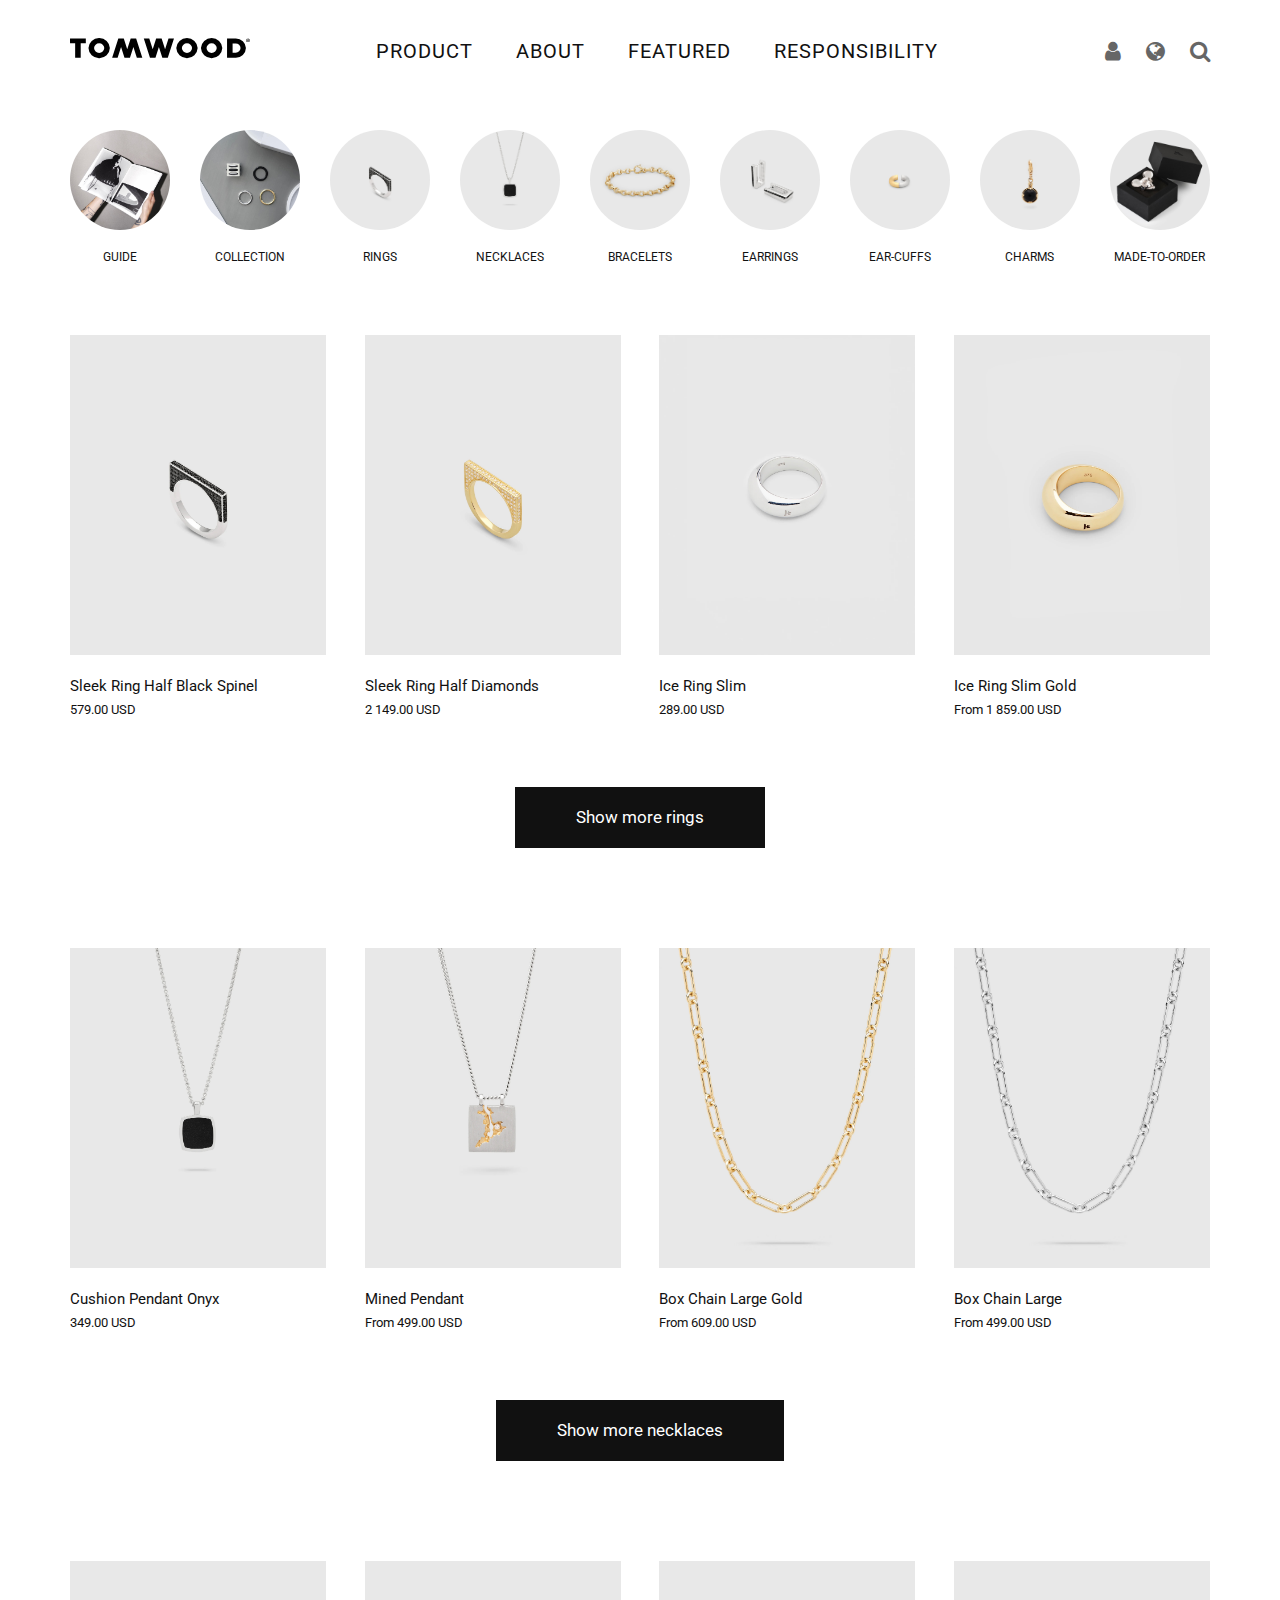
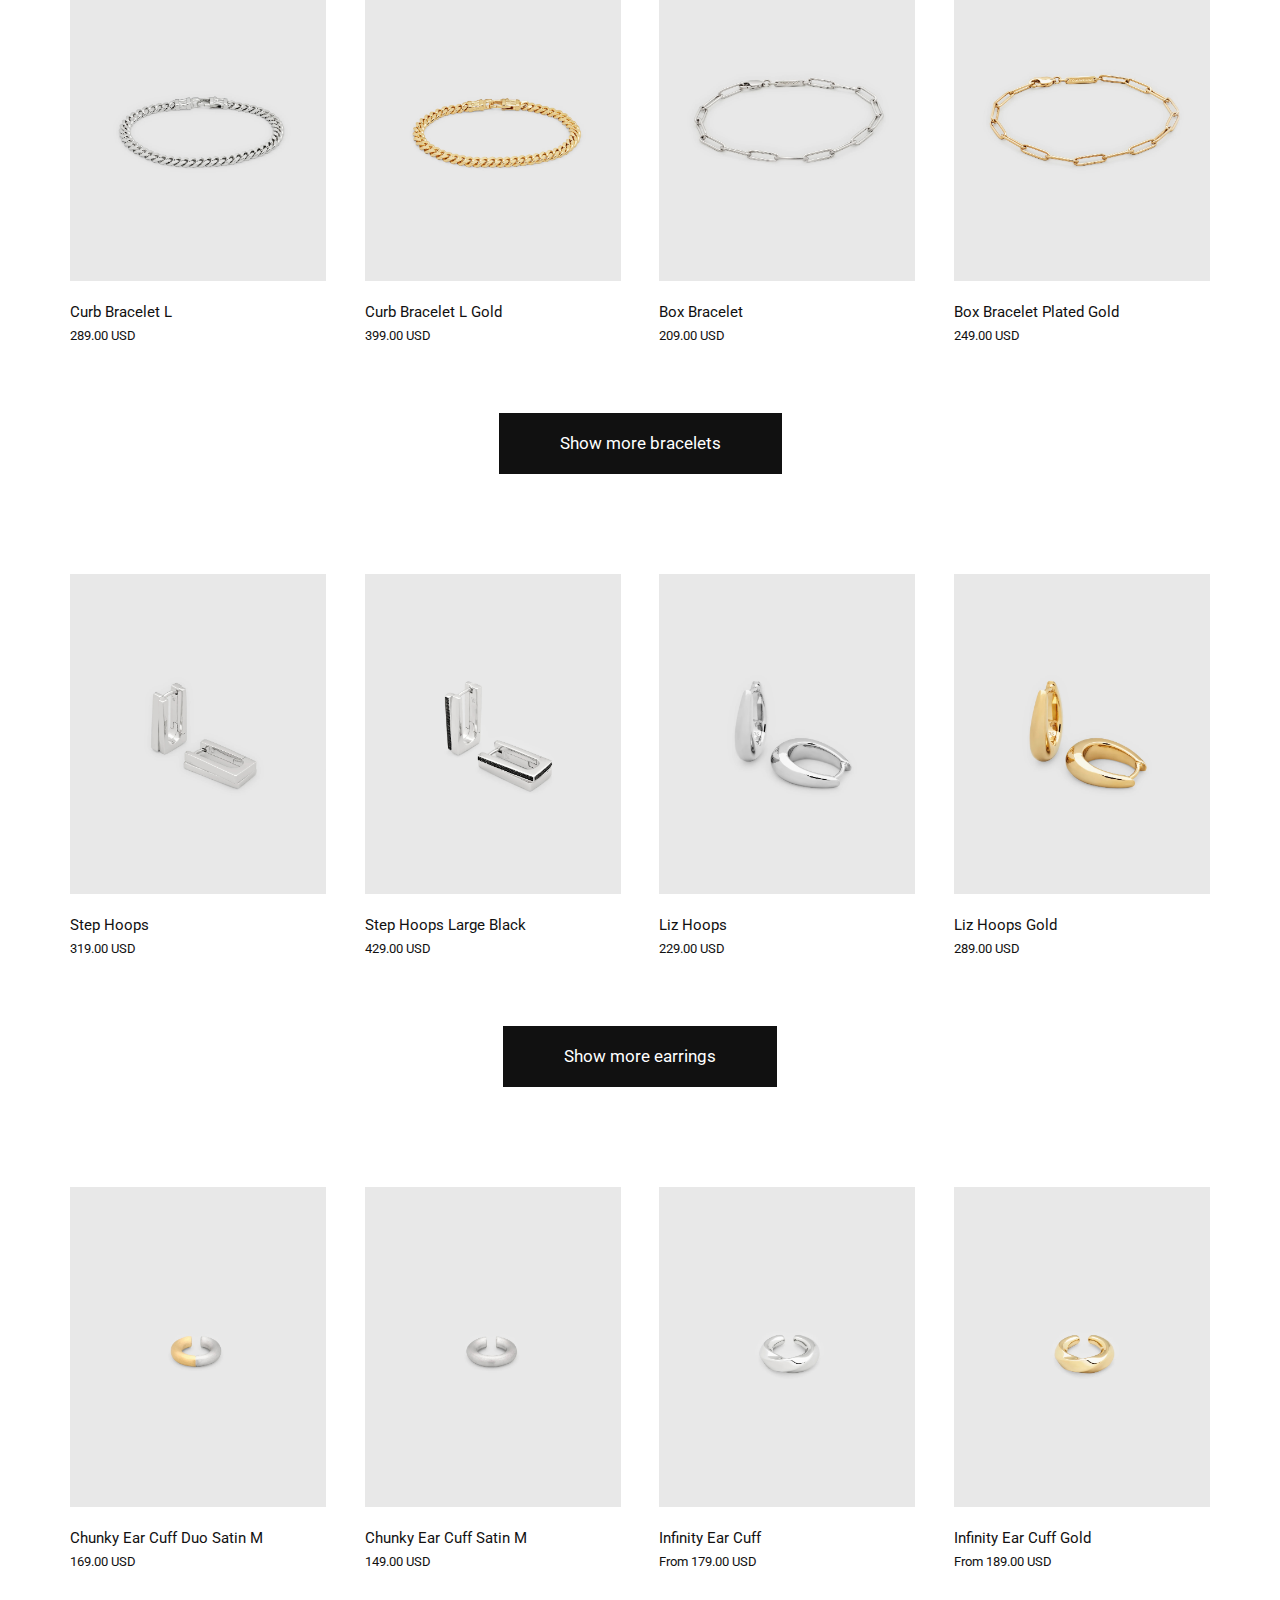
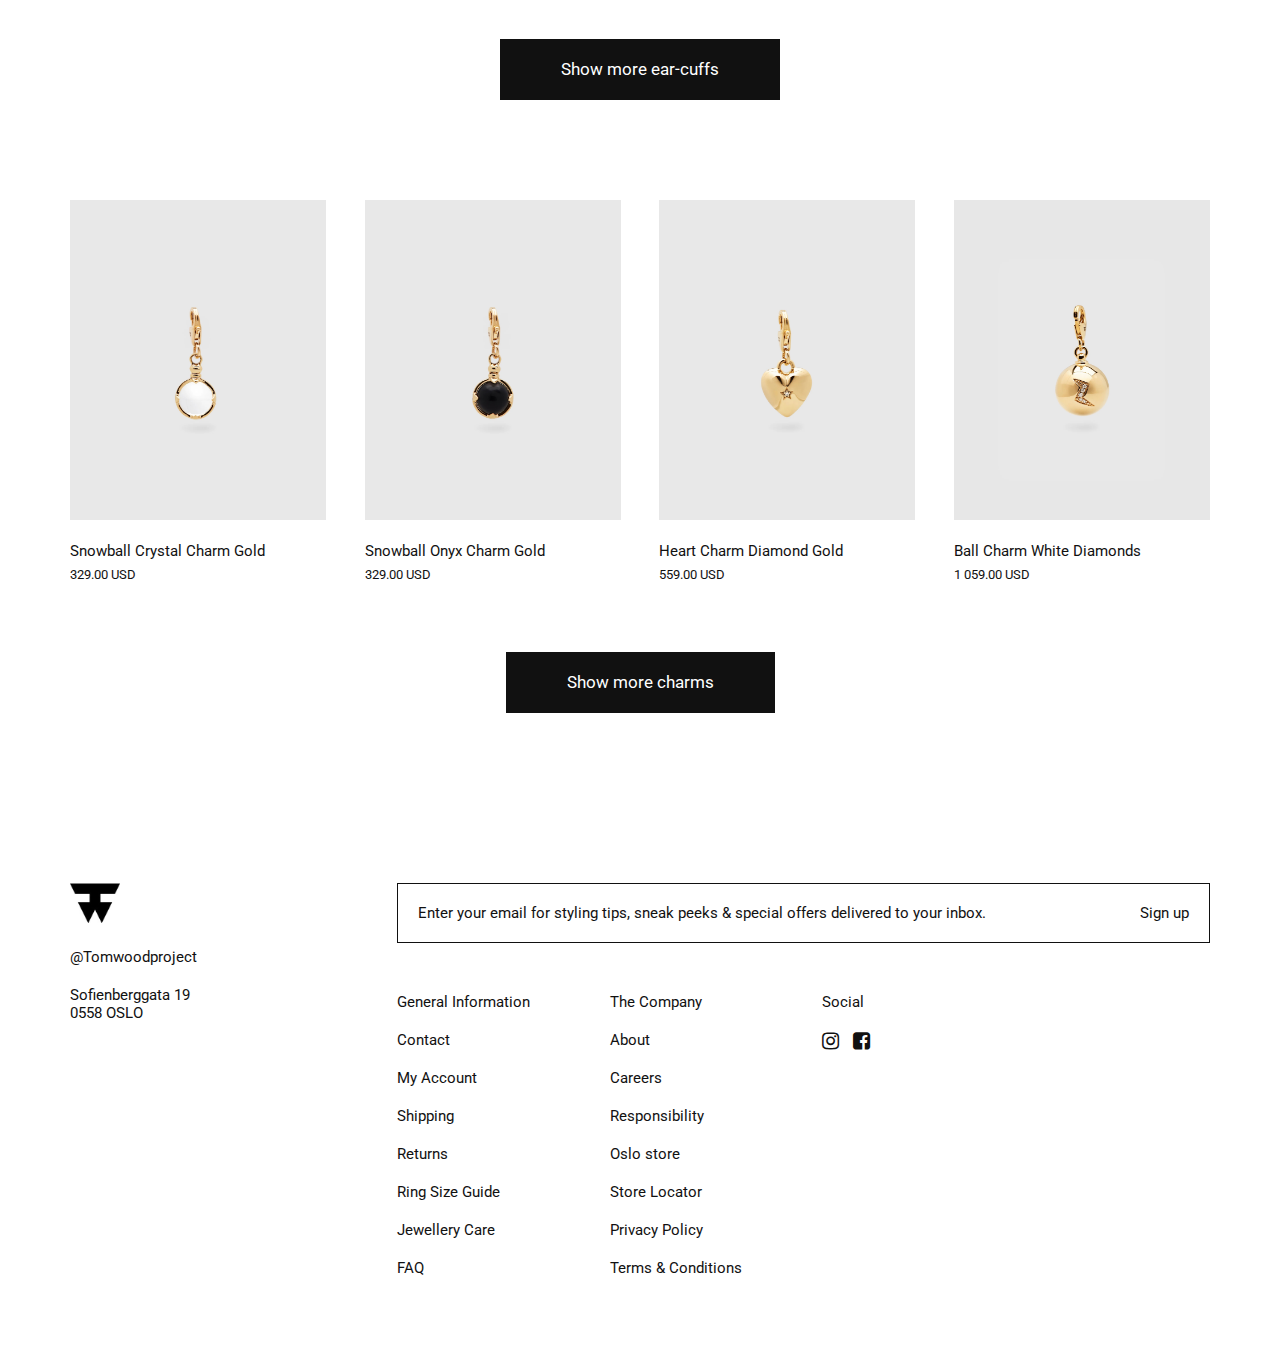
<file: product.html>
<!DOCTYPE html>
<html lang="ko">
<head>
	<meta charset="UTF-8">
	<meta name="viewport" content="width=device-width, initial-scale=1.0">

	<link rel="stylesheet" href="https://cdnjs.cloudflare.com/ajax/libs/font-awesome/4.7.0/css/font-awesome.min.css">

	<link rel="stylesheet" type="text/css" href="css/product/product.css">
	<link rel="stylesheet" type="text/css" href="css/product/re-1280px.css">
	<link rel="stylesheet" type="text/css" href="css/product/re-1024px.css">
	<link rel="stylesheet" type="text/css" href="css/product/mobile.css">

	<link rel="preconnect" href="https://fonts.googleapis.com">
	<link rel="preconnect" href="https://fonts.gstatic.com" crossorigin>
	<link href="https://fonts.googleapis.com/css2?family=Frank+Ruhl+Libre:wght@300;400;500;600;700;800;900&family=Roboto:ital,wght@0,100;0,300;0,400;0,500;0,700;0,900;1,100;1,300;1,400;1,500;1,700;1,900&display=swap" rel="stylesheet">

	<script type="text/javascript" src="js/jquery-3.6.3.min.js"></script>
  	<script type="text/javascript" src="js/product.js"></script>
  	
	<title>PRODUCT</title>
</head>
<body>
	<header>
		<div class="inner">
			<a href="javascript:void(0)" class="mo_search"><i class="fa fa-search"></i></a>
			<h1 class="logo"><a href="index.html"><img src="img/logo.svg"></a></h1>
			<ul id="gnb">
				<li id="product"><a href="product.html">product</a>
					<div class="sub_wrap">
						<ul class="submenu">
							<li>
								<a href="product.html">
									<span class="img_box"><img src="img/submenu01.jpeg"></span>
									<p>guide</p>
								</a>
							</li>
							<li>
								<a href="collection.html">
									<span class="img_box"><img src="img/submenu02.jpeg"></span>
									<p>collection</p>
								</a>
							</li>
							<li>
								<a href="#rings" class="a">
									<span class="img_box"><img src="img/submenu03.jpeg"></span>
									<p>rings</p>
								</a>
							</li>
							<li>
								<a href="#necklaces" class="a">
									<span class="img_box"><img src="img/submenu04.jpeg"></span>
									<p>necklaces</p>
								</a>
							</li>
							<li>
								<a href="#bracelets" class="a">
									<span class="img_box"><img src="img/submenu05.jpeg"></span>
									<p>bracelets</p>
								</a>
							</li>
							<li>
								<a href="#earrings" class="a">
									<span class="img_box"><img src="img/submenu06.jpeg"></span>
									<p>earrings</p>
								</a>
							</li>
							<li>
								<a href="#ear_cuff" class="a">
									<span class="img_box"><img src="img/submenu07.jpeg"></span>
									<p>ear-cuffs</p>
								</a>
							</li>
							<li>
								<a href="#charms" class="a">
									<span class="img_box"><img src="img/submenu08.jpeg"></span>
									<p>charms</p>
								</a>
							</li>
							<li>
								<a href="product.html">
									<span class="img_box"><img src="img/submenu09.jpeg"></span>
									<p>made-to-order</p>
								</a>
							</li>
						</ul>
					</div>
				</li>
				<li><a href="about.html">about</a></li>
				<li><a href="featured.html">featured</a></li>
				<li><a href="responsibility.html">responsibility</a></li>
			</ul>
			<ul id="account">
				<li><a href="javascript:void(0)"><i class="fa fa-user"></i></a></li>
				<li><a href="javascript:void(0)"><i class="fa fa-globe"></i></a></li>
				<li><a href="javascript:void(0)"><i class="fa fa-search"></i></a></li>
			</ul>
			<div class="sidebar_btn">
				<button><span></span></button>
			</div>
		</div>
	</header>

	<!-- mobile sidebar -->
	<div id="sidebar">
		<div class="sidebar_inner">
        	<div class="close"></div>
        	<ul id="sidebar_gnb">
        		<li><a href="javascript:void(0)">product</a>
        			<ul class="gnb_submenu">
        				<li><a href="product.html" class="all">Shop all</a></li>
        				<li><a href="product.html">Guide</a></li>
        				<li><a href="collection.html">Collection</a></li>
        				<li><a href="rings.html">Rings</a></li>
        				<li><a href="product.html">Necklaces</a></li>
        				<li><a href="product.html">Bracelets</a></li>
        				<li><a href="product.html">Earrings</a></li>
        				<li><a href="product.html">Ear-cuffs</a></li>
        				<li><a href="product.html">Charms</a></li>
        				<li><a href="product.html">Made-to-order</a></li>
        			</ul>
        		</li>
        		<li><a href="about.html">about</a></li>
        		<li><a href="featured.html">featured</a></li>
        		<li><a href="responsibility.html">responsibility</a></li>
        	</ul> <!-- sidebar-gnb -->
    	</div> <!-- sidebar_inner -->
    </div> <!-- sidebar -->
    <div id="sidebar_bg"></div>

    <main>
    	<section id="rings">
    		<div class="content_wrap">
    			<div class="content_box">
    				<a href="javascript:void(0)">
	    				<div class="img_box">
	    					<img src="img/product/product01-1.jpeg">
	    				</div>
	    			</a>
    				<div class="text_wrap">
    					<p class="title">Sleek Ring Half Black Spinel</p>
    					<p class="price">579.00 USD</p>
    				</div>
    			</div>
    			<div class="content_box">
    				<a href="javascript:void(0)">
	    				<div class="img_box">
	    					<img src="img/product/product01-2.jpeg">
	    				</div>
	    			</a>
    				<div class="text_wrap">
    					<p class="title">Sleek Ring Half Diamonds</p>
    					<p class="price">2 149.00 USD</p>
    				</div>
    			</div>
    			<div class="content_box">
    				<a href="javascript:void(0)">
	    				<div class="img_box">
	    					<img src="img/product/product01-3.jpeg">
	    				</div>
	    			</a>
    				<div class="text_wrap">
    					<p class="title">Ice Ring Slim</p>
    					<p class="price">289.00 USD</p>
    				</div>
    			</div>
    			<div class="content_box">
    				<a href="javascript:void(0)">
	    				<div class="img_box">
	    					<img src="img/product/product01-4.jpeg">
	    				</div>
	    			</a>
    				<div class="text_wrap">
    					<p class="title">Ice Ring Slim Gold</p>
    					<p class="price">From 1 859.00 USD</p>
    				</div>
    			</div> 
    		</div> <!-- content_wrap -->
    		<a href="javascript:void(0)">
    			<div class="more_box"><p class="more">Show more rings</p></div>
    		</a>
    	</section>

    	<section id="necklaces">
    		<div class="content_wrap">
    			<div class="content_box">
    				<a href="javascript:void(0)">
	    				<div class="img_box">
	    					<img src="img/product/product02-1.jpeg">
	    				</div>
	    			</a>
    				<div class="text_wrap">
    					<p class="title">Cushion Pendant Onyx</p>
    					<p class="price">349.00 USD</p>
    				</div>
    			</div>
    			<div class="content_box">
    				<a href="javascript:void(0)">
	    				<div class="img_box">
	    					<img src="img/product/product02-2.jpeg">
	    				</div>
	    			</a>
    				<div class="text_wrap">
    					<p class="title">Mined Pendant </p>
    					<p class="price">From 499.00 USD</p>
    				</div>
    			</div>
    			<div class="content_box">
    				<a href="javascript:void(0)">
	    				<div class="img_box">
	    					<img src="img/product/product02-3.jpeg">
	    				</div>
	    			</a>
    				<div class="text_wrap">
    					<p class="title">Box Chain Large Gold</p>
    					<p class="price">From 609.00 USD</p>
    				</div>
    			</div>
    			<div class="content_box">
    				<a href="javascript:void(0)">
	    				<div class="img_box">
	    					<img src="img/product/product02-4.jpeg">
	    				</div>
	    			</a>
    				<div class="text_wrap">
    					<p class="title">Box Chain Large</p>
    					<p class="price">From 499.00 USD</p>
    				</div>
    			</div> 
    		</div> <!-- content_wrap -->
    		<a href="javascript:void(0)">
    			<div class="more_box"><p class="more">Show more necklaces</p></div>
    		</a>
    	</section>

    	<section id="bracelets">
    		<div class="content_wrap">
    			<div class="content_box">
    				<a href="javascript:void(0)">
	    				<div class="img_box">
	    					<img src="img/product/product03-1.jpeg">
	    				</div>
	    			</a>
    				<div class="text_wrap">
    					<p class="title">Curb Bracelet L</p>
    					<p class="price">289.00 USD</p>
    				</div>
    			</div>
    			<div class="content_box">
    				<a href="javascript:void(0)">
	    				<div class="img_box">
	    					<img src="img/product/product03-2.jpeg">
	    				</div>
	    			</a>
    				<div class="text_wrap">
    					<p class="title">Curb Bracelet L Gold</p>
    					<p class="price">399.00 USD</p>
    				</div>
    			</div>
    			<div class="content_box">
    				<a href="javascript:void(0)">
	    				<div class="img_box">
	    					<img src="img/product/product03-3.jpeg">
	    				</div>
	    			</a>
    				<div class="text_wrap">
    					<p class="title">Box Bracelet</p>
    					<p class="price">209.00 USD</p>
    				</div>
    			</div>
    			<div class="content_box">
    				<a href="javascript:void(0)">
	    				<div class="img_box">
	    					<img src="img/product/product03-4.jpeg">
	    				</div>
	    			</a>
    				<div class="text_wrap">
    					<p class="title">Box Bracelet Plated Gold</p>
    					<p class="price">249.00 USD</p>
    				</div>
    			</div> 
    		</div> <!-- content_wrap -->
    		<a href="javascript:void(0)">
    			<div class="more_box"><p class="more">Show more bracelets</p></div>
    		</a>
    	</section>

    	<section id="earrings">
    		<div class="content_wrap">
    			<div class="content_box">
    				<a href="javascript:void(0)">
	    				<div class="img_box">
	    					<img src="img/product/product04-1.jpeg">
	    				</div>
	    			</a>
    				<div class="text_wrap">
    					<p class="title">Step Hoops</p>
    					<p class="price">319.00 USD</p>
    				</div>
    			</div>
    			<div class="content_box">
    				<a href="javascript:void(0)">
	    				<div class="img_box">
	    					<img src="img/product/product04-2.jpeg">
	    				</div>
	    			</a>
    				<div class="text_wrap">
    					<p class="title">Step Hoops Large Black</p>
    					<p class="price">429.00 USD</p>
    				</div>
    			</div>
    			<div class="content_box">
    				<a href="javascript:void(0)">
	    				<div class="img_box">
	    					<img src="img/product/product04-3.jpeg">
	    				</div>
	    			</a>
    				<div class="text_wrap">
    					<p class="title">Liz Hoops</p>
    					<p class="price">229.00 USD</p>
    				</div>
    			</div>
    			<div class="content_box">
    				<a href="javascript:void(0)">
	    				<div class="img_box">
	    					<img src="img/product/product04-4.jpeg">
	    				</div>
	    			</a>
    				<div class="text_wrap">
    					<p class="title">Liz Hoops Gold</p>
    					<p class="price">289.00 USD</p>
    				</div>
    			</div> 
    		</div> <!-- content_wrap -->
    		<a href="javascript:void(0)">
    			<div class="more_box"><p class="more">Show more earrings</p></div>
			</a>	
    	</section>

    	<section id="ear_cuff">
    		<div class="content_wrap">
    			<div class="content_box">
    				<a href="javascript:void(0)">
	    				<div class="img_box">
	    					<img src="img/product/product05-1.jpeg">
	    				</div>
	    			</a>
    				<div class="text_wrap">
    					<p class="title">Chunky Ear Cuff Duo Satin M</p>
    					<p class="price">169.00 USD</p>
    				</div>
    			</div>
    			<div class="content_box">
    				<a href="javascript:void(0)">
	    				<div class="img_box">
	    					<img src="img/product/product05-2.jpeg">
	    				</div>
	    			</a>
    				<div class="text_wrap">
    					<p class="title">Chunky Ear Cuff Satin M</p>
    					<p class="price">149.00 USD</p>
    				</div>
    			</div>
    			<div class="content_box">
    				<a href="javascript:void(0)">
	    				<div class="img_box">
	    					<img src="img/product/product05-3.jpeg">
	    				</div>
	    			</a>
    				<div class="text_wrap">
    					<p class="title">Infinity Ear Cuff</p>
    					<p class="price">From 179.00 USD</p>
    				</div>
    			</div>
    			<div class="content_box">
    				<a href="javascript:void(0)">
	    				<div class="img_box">
	    					<img src="img/product/product05-4.jpeg">
	    				</div>
	    			</a>
    				<div class="text_wrap">
    					<p class="title">Infinity Ear Cuff Gold</p>
    					<p class="price">From 189.00 USD</p>
    				</div>
    			</div> 
    		</div> <!-- content_wrap -->
    		<a href="javascript:void(0)">
    			<div class="more_box"><p class="more">Show more ear-cuffs</p></div>
    		</a>
    	</section>

    	<section id="charms">
    		<div class="content_wrap">
    			<div class="content_box">
    				<a href="javascript:void(0)">
	    				<div class="img_box">
	    					<img src="img/product/product06-1.jpeg">
	    				</div>
	    			</a>
    				<div class="text_wrap">
    					<p class="title">Snowball Crystal Charm Gold</p>
    					<p class="price">329.00 USD</p>
    				</div>
    			</div>
    			<div class="content_box">
    				<a href="javascript:void(0)">
	    				<div class="img_box">
	    					<img src="img/product/product06-2.jpeg">
	    				</div>
	    			</a>
    				<div class="text_wrap">
    					<p class="title">Snowball Onyx Charm Gold</p>
    					<p class="price">329.00 USD</p>
    				</div>
    			</div>
    			<div class="content_box">
    				<a href="javascript:void(0)">
	    				<div class="img_box">
	    					<img src="img/product/product06-3.jpeg">
	    				</div>
	    			</a>
    				<div class="text_wrap">
    					<p class="title">Heart Charm Diamond Gold</p>
    					<p class="price">559.00 USD</p>
    				</div>
    			</div>
    			<div class="content_box">
    				<a href="javascript:void(0)">
	    				<div class="img_box">
	    					<img src="img/product/product06-4.jpeg">
	    				</div>
	    			</a>
    				<div class="text_wrap">
    					<p class="title">Ball Charm White Diamonds</p>
    					<p class="price">1 059.00 USD</p>
    				</div>
    			</div> 
    		</div> <!-- content_wrap -->
    		<a href="javascript:void(0)">
    			<div class="more_box"><p class="more">Show more charms</p></div>
    		</a>
    	</section>
    </main>

    <footer>
		<div class="inner">
			<div class="left_wrap">
				<h1 class="logo_icon"><a href="index.html"><img src="img/logo-icon.jpeg"></a></h1>
				<p class="copyright">@Tomwoodproject</p>
				<address>Sofienberggata 19<br>0558 OSLO</address>
				<a href="index.html"><p id="mo_sign_up">Sign up</p></a>
			</div>

			<div class="right_wrap">
				<a href="index.html">
					<div class="login_box">
						<p class="txt">Enter your email for styling tips, sneak peeks & special offers delivered to your inbox.</p>
						<p class="sign_up">Sign up</p>
					</div>
				</a>
				<div class="right_wrap_inner">
					<div id="info_box">
						<ul>
							<li><a href="index.html">General Information</a></li>
							<li><a href="index.html">Contact</a></li>
							<li><a href="index.html">My Account</a></li>
							<li><a href="index.html">Shipping</a></li>
							<li><a href="index.html">Returns</a></li>
							<li><a href="index.html">Ring Size Guide</a></li>
							<li><a href="responsibility.html">Jewellery Care</a></li>
							<li><a href="index.html">FAQ</a></li>
						</ul>
					</div>
					<div id="company_box">
						<ul>
							<li><a href="about.html">The Company</a></li>
							<li><a href="about.html">About</a></li>
							<li><a href="index.html">Careers</a></li>
							<li><a href="responsibility.html">Responsibility</a></li>
							<li><a href="index.html">Oslo store</a></li>
							<li><a href="index.html">Store Locator</a></li>
							<li><a href="index.html">Privacy Policy</a></li>
							<li><a href="index.html">Terms & Conditions</a></li>
						</ul>
					</div>

					<div id="social_box">
						<ul>
							<li>Social</li>
							<a href=# onclick="window.open('https://www.instagram.com/tomwood_project/','_blank','resizable=no width=400 height=600');return false"><i class="fa fa-instagram"></i></a>
							<a href=# onclick="window.open('https://www.facebook.com/TomWoodProject/','_blank','resizable=no width=400 height=600');return false"><i class="fa fa-facebook-square"></i></a>
						</ul>
					</div>
				</div><!-- right_inner -->
			</div> <!-- right_wrap -->
		</div>
	</footer>
</body>
</html>
</file>
<file: css/about/about.css>
@charset "utf-8";

* {
	margin: 0;
	padding: 0;
	box-sizing: border-box;
}

html {
	overflow-x: hidden;
	font-size: 10px;
}

body {
	overflow-x: hidden;
    color: #111;
    font-family: 'Roboto', sans-serif;
    -ms-overflow-style: none;
}
 
::-webkit-scrollbar {
  display: none;
}

.clearfix::after {
	content: "";
	display: block;
	clear: both;
}

.clear {
	clear: both;
}

ul {
	list-style-type: none;
}

a {
	text-decoration: none;
	color: #111;
}

.inner {
	max-width: 1280px;
	margin: 0 auto;
}

/*header*/
header {
	width: 100%;
	position: fixed;
	top: 0;
	margin: 0 auto;
	z-index: 30;
	background: #fff;
}

header .inner {
	max-width: 89vw;
	display: flex;
	align-items: center;
	justify-content: space-between;
}

.mo_search {
	display: none;
}

.logo img {
	width: 180px;
	height: auto;
}

#gnb > li {
	float: left;
}

#gnb > li:nth-of-type(1) {
	width: 100px;
}

#gnb > li:nth-of-type(2) {
	width: 72px;
	margin: 0 40px;
}

#gnb > li:nth-of-type(3) {
	width: 106px;
}

#gnb > li:nth-of-type(4) {
	width: 165px;
	margin: 0 40px;
}

#gnb > li > a {
	display: inline-block;
	padding: 39px 0;
	color: #111;
	font-size: 2rem;
	letter-spacing: 1px;
	text-transform: uppercase;
}

#gnb > li:hover > a {
	font-weight: 500;
}

/*sub_menu*/
.sub_wrap {
	position: absolute;
	left: 0px;
	top: 100px;
	width: 100%;
	height: auto;
	padding: 30px 0 70px 0;
	z-index: 20;
	background-color: #fff;
}

.submenu {
	max-width: 89vw;
	margin: 0 auto;
	display: flex;
	justify-content: space-between;
}

.submenu .img_box {
	width: 100px;
	height: 100px;
	border-radius: 50%;
	overflow: hidden;
	display: flex;
	justify-content: center;
	align-items: center;
}

.submenu .img_box img {
	width: 100%;
	transition: filter .3s;
}

.submenu p {
	padding-top: 20px;
	text-align: center;
	font-size: 1.2rem;
	text-transform: uppercase;
}

.submenu li a:hover img {
	filter: brightness(50%);
}

#account li {
	float: left;
	margin-left: 25px;
}

#account i {
	font-size: 22px;
	color: #666;
}

#account i:hover {
	color: #111;
}

#account li:nth-of-type(1) {
	margin-left: 0px;
}

/*bg*/
#bg {
	position: fixed;
	left: 0px;
	top: 0px;
	width: 100%;
	height: 100%;
	background-color: rgba(0, 0, 0, 0.5);
	z-index: 10;
}

/*sidebar*/
.sidebar_btn {
	display: none;
}

#sidebar {
	display: none;
}

/*main*/
main {
	margin: 150px 0 100px 0;
}

#main .inner {
	text-align: center;
}

#main .title {
	font-family: 'Frank Ruhl Libre', serif;
	font-size: 6.5rem;
	font-weight: 400;
	margin-bottom: 50px;
}

#main .txt {
	display: inline-block;
	max-width: 600px;
	font-size: 1.8rem;
	line-height: 1.4;
	margin-bottom: 100px;
}

/*section*/
section {
	width: 1440px;
	margin: 0 auto;
}

section .img_box {
	width: 720px;
	height: 570px;
	overflow: hidden;
}

section .img_box img {
	width: 100%;
	height: 100%;
	object-fit: cover;
}

section .title {
	font-family: 'Frank Ruhl Libre', serif;
	font-size: 6.5rem;
	font-weight: 400;
	line-height: 1.2;
}

section .txt {
	display: inline-block;
	font-size: 1.8rem;
	line-height: 1.4;
	padding: 40px 0;
}

section .more {
	font-size: 1.8rem;
	color: #333;
	text-decoration: underline;
	text-underline-position: under;
}

section .more:hover {
	color: #000;
}

#sect01, #sect03 {
	display: flex;
	justify-content: flex-start;
}

#sect02, #sect04 {
	display: flex;
	justify-content: flex-end;
}

#sect01 .text_wrap, #sect03 .text_wrap{
	width: 720px;
	height: 570px;
	padding: 0 120px 0 100px;
}

#sect02 .text_wrap, #sect04 .text_wrap{
	width: 720px;
	height: 570px;
	padding: 0 100px 0 120px;
}

#sect01 .title, #sect02 .title {
	padding-top: 70px;
}

#sect03 .title,#sect04 .title {
	padding-top: 120px;
}

/*footer*/
footer {
	width: 100%;
	height: auto;
	background-color: #fff;
}

footer .inner {
	max-width: 89vw;
	display: flex;
	justify-content: space-between;
	padding: 70px 0;
}

footer .left_wrap .logo_icon img {
	width: 50px;
	height: auto;
}

footer .left_wrap p {
	margin: 20px 0;
	font-size: calc(0.56vw + 7.89px);
}

footer .left_wrap address {
	font-size: calc(0.56vw + 7.89px);
	font-style: normal;
}

footer #mo_sign_up {
	display: none;
}

.right_wrap .login_box {
	display: inline-block;
	padding: 20px;
	border: 1px solid #111;
	font-size: calc(0.56vw + 7.89px);
	transition: all .5s;
}

.right_wrap .login_box p {
	display: inline-block;
}

.right_wrap .login_box .sign_up {
	padding-left: 150px;
}

.right_wrap .login_box:hover {  
	background: #111;
	color: #fff;
}

.right_wrap_inner {
	display: flex;
	justify-content: flex-start;
	margin-top: 50px;
	font-size: calc(0.56vw + 7.89px);
}

.right_wrap_inner li {
	padding-bottom: 20px;
}

.right_wrap_inner #company_box {
	margin: 0 80px;
}

.right_wrap_inner #social_box a {
	margin-right: 10px;
}

.right_wrap_inner #social_box i {
	font-size: 20px;
}
</file>
<file: css/about/re-1440px.css>
@media all and (max-width: 1439px) {

	.inner {
		max-width: 89vw;
		margin: 0 auto;
	}

	/*main*/
	#main .title {
		font-family: 'Frank Ruhl Libre', serif;
		font-size: 6rem;
		font-weight: 400;
		margin-bottom: 50px;
	}

	#main .txt {
		display: inline-block;
		max-width: 500px;
		font-size: 1.8rem;
		line-height: 1.4;
		margin-bottom: 100px;
	}

	/*section*/
	section {
		max-width: 1280px;
		margin: 0 auto;
	}

	section .img_box {
		width: 640px;
		height: auto;
		overflow: hidden;
	}

	section .img_box img {
		width: 100%;
		height: 100%;
		object-fit: cover;
	}

	section .title {
		font-family: 'Frank Ruhl Libre', serif;
		font-size: 5.5rem;
		font-weight: 400;
		line-height: 1.2;
	}

	section .txt {
		display: inline-block;
		font-size: 1.6rem;
		line-height: 1.4;
		padding: 30px 0;
	}

	section .more {
		font-size: 1.8rem;
		color: #333;
		text-decoration: underline;
		text-underline-position: under;
	}

	section .more:hover {
		color: #000;
	}

	#sect01, #sect03 {
		display: flex;
		justify-content: flex-start;
	}

	#sect02, #sect04 {
		display: flex;
		justify-content: flex-end;
	}

	#sect01 .text_wrap, #sect03 .text_wrap{
		width: 640px;
		height: auto;
		padding: 0 100px 0 100px;
	}

	#sect02 .text_wrap, #sect04 .text_wrap{
		width: 640px;
		height: auto;
		padding: 0 100px 0 100px;
	}

	#sect01 .title, #sect02 .title {
		padding-top: 60px;
	}

	#sect03 .title,#sect04 .title {
		padding-top: 110px;
	}

}
</file>
<file: css/about/re-1280px.css>
@media all and (max-width: 1279px) {

	html {
		font-size: 9px;
	}

	.inner {
		max-width: 89vw;
		margin: 0 auto;
	}

	.logo img {
		width: 150px;
		height: auto;
	}

	/*header*/
	#gnb > li:nth-of-type(1) {
		width: 81px;
	}

	#gnb > li:nth-of-type(2) {
		width: 58px;
		margin: 0 30px;
	}

	#gnb > li:nth-of-type(3) {
		width: 86px;
	}

	#gnb > li:nth-of-type(4) {
		width: 134px;
		margin: 0 30px;
	}

	/*sub_menu*/
	.sub_wrap {
		position: absolute;
		left: 0px;
		top: 99px;
		width: 100%; 
		height: auto;
		padding: 15px 0 50px 0;
		z-index: 20;
		background-color: #fff;
	}

	.submenu {
		max-width: 89vw;
		margin: 0 auto;
		display: flex;
		justify-content: space-between;
	}

	.submenu .img_box {
		width: 80px;
		height: 80px;
		border-radius: 50%;
		overflow: hidden;
		display: flex;
		justify-content: center;
		align-items: center;
	}

	#account i {
		font-size: 18px;
	}

	/*section*/
	section {
		max-width: 1024px;
		margin: 0 auto;
	}

	section .img_box {
		width: 512px;
		height: auto;
		overflow: hidden;
	}

	section .img_box img {
		width: 100%;
		height: 100%;
		object-fit: cover;
	}

	section .title {
		font-family: 'Frank Ruhl Libre', serif;
		font-size: 5rem;
		font-weight: 400;
		line-height: 1.2;
	}

	section .txt {
		display: inline-block;
		font-size: 1.6rem;
		line-height: 1.4;
		padding: 20px 0;
	}

	section .more {
		font-size: 1.8rem;
		color: #333;
		text-decoration: underline;
		text-underline-position: under;
	}

	section .more:hover {
		color: #000;
	}

	#sect01, #sect03 {
		display: flex;
		justify-content: flex-start;
	}

	#sect02, #sect04 {
		display: flex;
		justify-content: flex-end;
	}

	#sect01 .text_wrap, #sect03 .text_wrap{
		width: 512px;
		height: auto;
		padding: 0 80px 0 80px;
	}

	#sect02 .text_wrap, #sect04 .text_wrap{
		width: 512px;
		height: auto;
		padding: 0 80px 0 80px;
	}

	#sect01 .title, #sect02 .title {
		padding-top: 40px;
	}

	#sect03 .title,#sect04 .title {
		padding-top: 70px;
	}

	/*footer*/
	footer .left_wrap .logo_icon img {
		width: 3.5vw;
		height: auto;
	}

	.right_wrap .login_box .sign_up {
		padding-left: 7vw;
	}

	.right_wrap_inner #company_box {
		margin: 0 6vw;
	}
}
</file>
<file: css/about/re-1024px.css>
@media all and (max-width: 1023px) {

	html {
		font-size: 8px;
	}

	/*header*/
	header {
		padding: 28px 0;
	}

	header .inner {
		position: relative;
		max-width: 89vw;
		display: flex;
		align-items: center;
		justify-content: center;
	}

	.mo_search {
		display: block;
		position: absolute;
		left: 0;
		top: -1px;
	}

	.mo_search i {
		font-size: 2.7rem;
		color: #111;
	}

	.logo img {
		width: 170px;
	}

	#gnb {
		display: none;
	}

	#account {
		display: none;
	}

	/*sidebar*/
	.sidebar_btn {
		position: absolute;
		display: block;
		right: 0;
		top: 0;
		width: 20px;
		height: 16px;
	}

	.sidebar_btn button {
		position: absolute;
		top: 0;
		left: 0;
		width: 100%;
		height: 100%;
		border: none;
		background: none;
		cursor: pointer;
		outline: none;
		text-indent: -9999em;
	}

	.sidebar_btn button::before {
		width: 100%;
		content: '';
		display: block;
		top: 0;
		transition: all 0.3s;
	}

	.sidebar_btn button span {
		display: block;
		width: 100%;
		top: 50%;
		margin-top: -2px;
		opacity: 1;
		transition: all 0.3s;
	}

	.sidebar_btn button::after {
		width: 70%;
		content: '';
		display: block;
		top: 12px;
		transition: all 0.3s;
	}

	.sidebar_btn button span,
	.sidebar_btn button::before,
	.sidebar_btn button::after {
		border-radius: 2px;
		overflow: hidden;
		position: absolute;
		left: 0;
		height: 3px;
		background: #111;
	}

	/*sidebar */
	#sidebar {
		display: block;
		position: fixed;
		top: 0px;
		right: -45vw;
		width: 45vw;
		height: 100%;
		background: #fff;
		z-index: 50;
		transition: all 0.3s;
	}

	#sidebar.on {
		right: 0vw;
	}

	.sidebar_inner {
		position: relative;
	}

	.sidebar_inner .close {
		position: absolute;
		top: 25px;
		right: 12.5%;
		width: 30px;
		height: 30px;
		cursor: pointer;
	}

	.sidebar_inner .close:before,
	.close:after {
		position: absolute;
		left: 20px;
		content: ' ';
		height: 20px;
		width: 3px;
		background-color: #111;
		border-radius: 2px;
	}

	.sidebar_inner .close:before {
		transform: rotate(45deg);
	}

	.sidebar_inner .close:after {
		transform: rotate(-45deg);
	}

	.sidebar_inner #sidebar_gnb {
		position: absolute;
		top: 80px;
		left: 50px;
	}

	#sidebar_gnb>li>a {
		display: inline-block;
		width: 100%;
		padding-bottom: 25px;
		font-size: 2.4rem;
		font-weight: 300;
		letter-spacing: -.5px;
		text-transform: uppercase;
	}

	#sidebar_gnb>li>a:hover {
		font-weight: 400;
		color: #000;
	}

	.gnb_submenu {
		padding-bottom: 30px;
	}

	.gnb_submenu>li>a {
		display: inline-block;
		font-size: 1.8rem;
		font-weight: 300;
		color: #666;
		padding: 7px 10px;
		line-height: 1.3;
	}

	.gnb_submenu .all {
		font-weight: 500;
	}

	.gnb_submenu>li>a:hover {
		color: #000;
	}

	#sidebar_bg {
		position: fixed;
		left: 0px;
		top: 0px;
		width: 100%;
		height: 100%;
		background-color: rgba(0, 0, 0, 0.5);
		z-index: 40;
	}

	/*main*/
	main {
		margin: 120px 0 0 0;
	}

	#main .title {
		font-size: calc(2.47vw + 22.76px);
		margin-bottom: 50px;
	}

	#main .txt {
		display: inline-block;
		max-width: 500px;
		font-size: calc(0.92vw + 8.53px);
		line-height: 1.4;
		margin-bottom: 70px;
	}

	/*section*/
	section {
		width: 89vw;
		margin: 0 auto;
	}

	section .img_box {
		width: 80vw;
		height: auto;
		overflow: hidden;
	}

	section .img_box img {
		width: 100%;
		height: 100%;
		object-fit: cover;
	}

	section .title {
		font-family: 'Frank Ruhl Libre', serif;
		font-size: calc(2.47vw + 22.76px);
		font-weight: 400;
		line-height: 1.2;
	}

	section .txt {
		display: inline-block;
		font-size: calc(0.92vw + 8.53px);
		line-height: 1.4;
		padding: 30px 0;
	}

	section .more {
		font-size: calc(0.92vw + 6.53px);
		color: #333;
		text-decoration: underline;
		text-underline-position: under;
		padding-top: 0px;
	}

	#sect01,
	#sect03 {
		display: flex;
		flex-wrap: wrap;
		justify-content: center;
	}

	#sect02,
	#sect04 {
		display: flex;
		flex-direction: column-reverse;
		flex-wrap: wrap;
		align-items: center;
	}

	#sect01 .text_wrap,
	#sect03 .text_wrap {
		width: 80vw;
		height: auto;
		padding: 0 0 50px 0;
		text-align: left;
	}

	#sect02 .text_wrap,
	#sect04 .text_wrap {
		width: 80vw;
		height: auto;
		padding: 0 0 50px 0;
		text-align: left;
	}

	#sect01 .title,
	#sect03 .title {
		padding-top: 50px;
	}

	#sect02 .title {
		padding-top: 50px;
	}

	#sect04 .title {
		padding-top: 50px;
	}

	/*footer*/
	footer {
		height: auto;
	}

	footer .inner {
		display: flex;
		justify-content: space-between;
		padding: 70px 0;
	}

	footer .left_wrap .logo_icon img {
		width: 30px;
		height: auto;
	}

	footer .left_wrap p {
		margin: 15px 0;
	}

	footer .left_wrap address {
		font-style: normal;
	}

	footer #mo_sign_up {
		display: inline-block;
		font-weight: 500;
		text-decoration: underline;
		text-underline-position: under;
	}

	.right_wrap .login_box {
		display: none;
	}

	.right_wrap_inner {
		display: flex;
		justify-content: flex-start;
		margin-top: 0px;
		margin-left: 0px;
	}

	.right_wrap_inner li {
		padding-bottom: 15px;
	}

	.right_wrap_inner #company_box {
		margin: 0 6vw;
	}

	.right_wrap_inner #social_box a {
		margin-right: 5px;
	}

	.right_wrap_inner #social_box i {
		font-size: 15px;
	}

}
</file>
<file: css/about/mobile.css>
@media all and (max-width: 767px) {

	html {
		font-size: 7px;
	}	

	/*header*/
	header {
		padding: 20px 0;
	}

	.logo img {
		width: 140px;
	}

	/*sidebar */
	#sidebar {
		display: block;
		position: fixed;
	    top: 0px;
	    right: -60vw;
	    width: 60vw;
	    height: 100%;
	    background: #fff;
	    z-index: 50;
	    transition: all 0.3s;
	}

	.sidebar_inner .close {
		position: absolute;
		top: 18px;
		right: 9.5%;
		width: 30px;
  		height: 30px;
  		cursor: pointer;
	}

	#sidebar_gnb > li > a {
		display: inline-block;
		width: 100%;
		padding-bottom: 20px;
		font-size: 2.6rem;
		letter-spacing: -.5px;
		text-transform: uppercase;
	}

	.gnb_submenu > li > a {
		display: inline-block;
		font-size: 1.8rem;
		color: #666;
		padding: 5px 10px;
		line-height: 1.3;
	}

	/*main*/
	main {
		margin: 100px 0 0px 0;
	}

	#main .title {
		margin-bottom: 30px;
	}

	#main .txt {
		display: inline-block;
		max-width: 450px;
		line-height: 1.4;
		margin-bottom: 50px;
	}

	/*footer*/
	footer .inner {
		display: flex;
		justify-content: space-between;
		padding: 50px 0;
	}

	footer .left_wrap p {
		margin: 10px 0;
	}

	footer .left_wrap address {
		font-style: normal;
	}

	.right_wrap_inner {
		display: flex;
		justify-content: flex-start;
		margin-top: 0px;
		margin-left: 30px;
	}

	.right_wrap_inner li {
		padding-bottom: 10px;
	}

	.right_wrap_inner #company_box {
		margin: 0 25px;
	}

	.right_wrap_inner #social_box i {
		font-size: 15px;
		margin-bottom: 5px;
	}

}
</file>
<file: css/collection/collection.css>
@charset "utf-8";

* {
	margin: 0;
	padding: 0;
	box-sizing: border-box;
}

html {
	overflow-x: hidden;
	font-size: 10px;
}

body {
	overflow-x: hidden;
    color: #111;
    font-family: 'Roboto', sans-serif;
    -ms-overflow-style: none;
}
 
::-webkit-scrollbar {
  display: none;
}

.clearfix::after {
	content: "";
	display: block;
	clear: both;
}

.clear {
	clear: both;
}

ul {
	list-style-type: none;
}

a {
	text-decoration: none;
	color: #111;
}

.inner {
	max-width: 1280px;
	margin: 0 auto;
}

/*header*/
header {
	width: 100%;
	position: fixed;
	top: 0;
	margin: 0 auto;
	z-index: 30;
	background: #fff;
}

header .inner {
	max-width: 89vw;
	display: flex;
	align-items: center;
	justify-content: space-between;
}

.mo_search {
	display: none;
}

.logo img {
	width: 180px;
	height: auto;
}

#gnb > li {
	float: left;
}

#gnb > li:nth-of-type(1) {
	width: 100px;
}

#gnb > li:nth-of-type(2) {
	width: 72px;
	margin: 0 40px;
}

#gnb > li:nth-of-type(3) {
	width: 106px;
}

#gnb > li:nth-of-type(4) {
	width: 165px;
	margin: 0 40px;
}

#gnb > li > a {
	display: inline-block;
	padding: 39px 0;
	color: #111;
	font-size: 2rem;
	letter-spacing: 1px;
	text-transform: uppercase;
}

#gnb > li:hover > a {
	font-weight: 500;
}

/*sub_menu*/
.sub_wrap {
	position: absolute;
	left: 0px;
	top: 100px;
	width: 100%;
	height: auto;
	padding: 30px 0 70px 0;
	z-index: 20;
	background-color: #fff;
}

.submenu {
	max-width: 89vw;
	margin: 0 auto;
	display: flex;
	justify-content: space-between;
}

.submenu .img_box {
	width: 100px;
	height: 100px;
	border-radius: 50%;
	overflow: hidden;
	display: flex;
	justify-content: center;
	align-items: center;
}

.submenu .img_box img {
	width: 100%;
	transition: filter .3s;
}

.submenu p {
	padding-top: 20px;
	text-align: center;
	font-size: 1.2rem;
	text-transform: uppercase;
}

.submenu li a:hover img {
	filter: brightness(50%);
}

#account li {
	float: left;
	margin-left: 25px;
}

#account i {
	font-size: 22px;
	color: #666;
}

#account i:hover {
	color: #111;
}

#account li:nth-of-type(1) {
	margin-left: 0px;
}

/*bg*/
#bg {
	position: fixed;
	left: 0px;
	top: 0px;
	width: 100%;
	height: 100%;
	background-color: rgba(0, 0, 0, 0.5);
	z-index: 10;
}

/*sidebar*/
.sidebar_btn {
	display: none;
}

#sidebar {
	display: none;
}

/*main*/
main {
	margin-top: 150px;
}

#main .title {
	font-family: 'Frank Ruhl Libre', serif;
	font-size: 5.5rem;
	font-weight: 400;
	margin-bottom: 50px;
}

#main .txt {
	display: inline-block;
	max-width: 600px;
	font-size: 1.8rem;
	line-height: 1.4;
	margin-bottom: 100px;
}

section {
	margin-bottom: 50px;
}

section .text_wrap {
	margin: 20px 0 50px 0;
}

section .title {
	font-size: 1.6rem;
	padding-bottom: 7px;
}

section .price {
	font-size: 1.4rem;
}

section .img_box {
	width: 280px;
	height: auto;
}

section .img_box img {
	width: 100%;
	height: 100%;
	vertical-align: middle;
}

section .img_box1 img {
	width: 100%;
	height: 100%;
	vertical-align: middle;
}

/*sect01*/
#sect01 .inner {
	display: flex;
	justify-content: space-between;
}

#sect01 .left_wrap {
	margin-right: 50px;
}

#sect01 .left_wrap .img_box1 {
	width: 615px;
	height: auto;
}

#sect01 .right_wrap .content_wrap {
	display: flex;
	justify-content: space-between;
	flex-wrap: wrap;
}

/*sect02*/
#sect02 .inner {
	display: flex;
	justify-content: space-between;
}

#sect02 .left_wrap .content_wrap {
	display: flex;
	justify-content: space-between;
	flex-wrap: wrap;
}

#sect02 .left_wrap {
	margin-right: 50px;
}

#sect02 .right_wrap .img_box1 {
	width: 615px;
	height: auto;
}

/*sect03*/
#sect03 {
	margin-bottom: 100px;
}

#sect03 .text_wrap {
	float: right;
	text-align: right;
	margin: 0 0 70px 0;
}

#sect03 .txt {
	display: inline-block;
    max-width: 500px;
    font-size: 1.8rem;
    line-height: 1.4;
}

#sect03 .content_wrap {
	display: flex;
	justify-content: space-between;
	flex-wrap: wrap;
}

#sect03 .img_box1 {
	width: 615px;
	height: auto;
}

/*sect04*/
#sect04 .content_wrap {
	display: flex;
	justify-content: space-between;
	flex-wrap: wrap;
}

/*footer*/
footer {
	width: 100%;
	height: auto;
	background-color: #fff;
}

footer .inner {
	max-width: 89vw;
	display: flex;
	justify-content: space-between;
	padding: 70px 0;
}

footer .left_wrap .logo_icon img {
	width: 50px;
	height: auto;
}

footer .left_wrap p {
	margin: 20px 0;
	font-size: calc(0.56vw + 7.89px);
}

footer .left_wrap address {
	font-size: calc(0.56vw + 7.89px);
	font-style: normal;
}

footer #mo_sign_up {
	display: none;
}

.right_wrap .login_box {
	display: inline-block;
	padding: 20px;
	border: 1px solid #111;
	font-size: calc(0.56vw + 7.89px);
	transition: all .5s;
}

.right_wrap .login_box p {
	display: inline-block;
}

.right_wrap .login_box .sign_up {
	padding-left: 150px;
}

.right_wrap .login_box:hover {  
	background: #111;
	color: #fff;
}

.right_wrap_inner {
	display: flex;
	justify-content: flex-start;
	margin-top: 50px;
	font-size: calc(0.56vw + 7.89px);
}

.right_wrap_inner li {
	padding-bottom: 20px;
}

.right_wrap_inner #company_box {
	margin: 0 80px;
}

.right_wrap_inner #social_box a {
	margin-right: 10px;
}

.right_wrap_inner #social_box i {
	font-size: 20px;
}
</file>
<file: css/collection/re-1440px.css>
@media all and (max-width: 1439px) {

	.inner {
		max-width: 89vw;
		margin: 0 auto;
	}

	/*section*/
	section .img_box {
		width: 20vw;
		height: auto;
	}

	section .text_wrap {
		margin: 7.14% 0 17.9% 0;
	}

	#sect01 .left_wrap .img_box1 {
		width: 44vw;
		height: auto;
	}
	
	#sect02 .right_wrap .img_box1 {
		width: 44vw;
		height: auto;
	}

	#sect03 .img_box1 {
		width: 43vw;
		height: auto;
	}
}
</file>
<file: css/collection/re-1280px.css>
@media all and (max-width: 1279px) {

	html {
		font-size: 9px;
	}

	.inner {
		max-width: 89vw;
		margin: 0 auto;
	}

	.logo img {
		width: 150px;
		height: auto;
	}

	/*header*/
	#gnb > li:nth-of-type(1) {
		width: 81px;
	}

	#gnb > li:nth-of-type(2) {
		width: 58px;
		margin: 0 30px;
	}

	#gnb > li:nth-of-type(3) {
		width: 86px;
	}

	#gnb > li:nth-of-type(4) {
		width: 134px;
		margin: 0 30px;
	}

	/*sub_menu*/
	.sub_wrap {
		position: absolute;
		left: 0px;
		top: 99px;
		width: 100%; 
		height: auto;
		padding: 15px 0 50px 0;
		z-index: 20;
		background-color: #fff;
	}

	.submenu {
		max-width: 89vw;
		margin: 0 auto;
		display: flex;
		justify-content: space-between;
	}

	.submenu .img_box {
		width: 80px;
		height: 80px;
		border-radius: 50%;
		overflow: hidden;
		display: flex;
		justify-content: center;
		align-items: center;
	}

	#account i {
		font-size: 18px;
	}

	/*main*/
	#main .txt {
		display: inline-block;
		max-width: 520px;
		font-size: 1.8rem;
		line-height: 1.4;
		margin-bottom: 100px;
	}

	/*section*/
	#sect01 .left_wrap {
		margin-right: 30px;
	}

	#sect02 .left_wrap {
		margin-right: 30px;
	}

	#sect03 .txt {
		display: inline-block;
	    max-width: 450px;
	    font-size: 1.8rem;
	    line-height: 1.4;
	}

	/*footer*/
	footer .left_wrap .logo_icon img {
		width: 3.5vw;
		height: auto;
	}

	.right_wrap .login_box .sign_up {
		padding-left: 7vw;
	}

	.right_wrap_inner #company_box {
		margin: 0 6vw;
	}

}
</file>
<file: css/collection/re-1024px.css>
@media all and (max-width: 1023px) {

	html {
		font-size: 8px;
	}

	/*header*/
	header {
		padding: 28px 0;
	}

	header .inner {
		position: relative;
		max-width: 89vw;
		display: flex;
		align-items: center;
		justify-content: center;
	}

	.mo_search {
		display: block;
		position: absolute;
		left: 0;
		top: -1px;
	}

	.mo_search i {
		font-size: 2.7rem;
		color: #111;
	}

	.logo img {
		width: 170px;
	}

	#gnb {
		display: none;
	}

	#account {
		display: none;
	}

	/*sidebar*/
	.sidebar_btn {
		position: absolute;
		display: block;
		right: 0;
		top: 0;
		width: 20px;
		height: 16px;
	}

	.sidebar_btn button {
		position: absolute;
		top: 0;
		left: 0;
		width: 100%;
		height: 100%;
		border: none;
		background: none;
		cursor: pointer;
		outline: none;
		text-indent: -9999em;
	}

	.sidebar_btn button::before {
		width: 100%;
		content: '';
		display: block;
		top: 0;
		transition: all 0.3s;
	}

	.sidebar_btn button span {
		display: block;
		width: 100%;
		top: 50%;
		margin-top: -2px;
		opacity: 1;
		transition: all 0.3s;
	}

	.sidebar_btn button::after {
		width: 70%;
		content: '';
		display: block;
		top: 12px;
		transition: all 0.3s;
	}

	.sidebar_btn button span,
	.sidebar_btn button::before,
	.sidebar_btn button::after {
		border-radius: 2px;
		overflow: hidden;
		position: absolute;
		left: 0;
		height: 3px;
		background: #111;
	}

	/*sidebar */
	#sidebar {
		display: block;
		position: fixed;
		top: 0px;
		right: -45vw;
		width: 45vw;
		height: 100%;
		background: #fff;
		z-index: 50;
		transition: all 0.3s;
	}

	#sidebar.on {
		right: 0vw;
	}

	.sidebar_inner {
		position: relative;
	}

	.sidebar_inner .close {
		position: absolute;
		top: 25px;
		right: 12.5%;
		width: 30px;
		height: 30px;
		cursor: pointer;
	}

	.sidebar_inner .close:before,
	.close:after {
		position: absolute;
		left: 20px;
		content: ' ';
		height: 20px;
		width: 3px;
		background-color: #111;
		border-radius: 2px;
	}

	.sidebar_inner .close:before {
		transform: rotate(45deg);
	}

	.sidebar_inner .close:after {
		transform: rotate(-45deg);
	}

	.sidebar_inner #sidebar_gnb {
		position: absolute;
		top: 80px;
		left: 50px;
	}

	#sidebar_gnb>li>a {
		display: inline-block;
		width: 100%;
		padding-bottom: 25px;
		font-size: 2.4rem;
		font-weight: 300;
		letter-spacing: -.5px;
		text-transform: uppercase;
	}

	#sidebar_gnb>li>a:hover {
		font-weight: 400;
		color: #000;
	}

	.gnb_submenu {
		padding-bottom: 30px;
	}

	.gnb_submenu>li>a {
		display: inline-block;
		font-size: 1.8rem;
		font-weight: 300;
		color: #666;
		padding: 7px 10px;
		line-height: 1.3;
	}

	.gnb_submenu .all {
		font-weight: 500;
	}

	.gnb_submenu>li>a:hover {
		color: #000;
	}

	#sidebar_bg {
		position: fixed;
		left: 0px;
		top: 0px;
		width: 100%;
		height: 100%;
		background-color: rgba(0, 0, 0, 0.5);
		z-index: 40;
	}

	/*main*/
	main {
		margin-top: 130px;
	}

	#main .title {
		font-family: 'Frank Ruhl Libre', serif;
		font-weight: 400;
		margin-bottom: 30px;
	}

	#main .txt {
		display: inline-block;
		max-width: 460px;
		line-height: 1.4;
		margin-bottom: 70px;
	}

	section {
		margin-bottom: 0px;
	}

	section .text_wrap {
		margin: 20px 0 50px 0;
	}

	section .title {
		font-size: calc(0.60vw + 7.43px);
	}

	section .price {
		font-size: calc(0.60vw + 5.43px);
	}

	section .img_box {
		width: 20vw;
		height: auto;
	}

	/*sect01*/
	#sect01 .inner {
		display: block;
	}

	#sect01 .left_wrap {
		display: none;
	}

	#sect01 .left_wrap {
		margin-right: 0px;
	}

	/*sect02*/
	#sect02 .inner {
		display: block;
	}

	#sect02 .right_wrap {
		display: none;
	}

	#sect02 .left_wrap {
		margin-right: 0px;
	}

	/*sect03*/
	#sect03 {
		margin-bottom: 0px;
	}

	#sect03 .text_wrap {
		float: right;
		text-align: right;
		margin: 20px 0 70px 0;
	}

	#sect03 .txt {
		display: inline-block;
		max-width: 400px;
		line-height: 1.4;
	}

	#sect03 .content_wrap {
		display: flex;
		justify-content: space-between;
		flex-wrap: wrap;
	}

	#sect03 .img_box1 {
		display: none;
	}

	/*footer*/
	footer {
		height: auto;
	}

	footer .inner {
		display: flex;
		justify-content: space-between;
		padding: 70px 0;
	}

	footer .left_wrap .logo_icon img {
		width: 30px;
		height: auto;
	}

	footer .left_wrap p {
		margin: 15px 0;
	}

	footer .left_wrap address {
		font-style: normal;
	}

	footer #mo_sign_up {
		display: inline-block;
		font-weight: 500;
		text-decoration: underline;
		text-underline-position: under;
	}

	.right_wrap .login_box {
		display: none;
	}

	.right_wrap_inner {
		display: flex;
		justify-content: flex-start;
		margin-top: 0px;
		margin-left: 0px;
	}

	.right_wrap_inner li {
		padding-bottom: 15px;
	}

	.right_wrap_inner #company_box {
		margin: 0 6vw;
	}

	.right_wrap_inner #social_box a {
		margin-right: 5px;
	}

	.right_wrap_inner #social_box i {
		font-size: 15px;
	}

}
</file>
<file: css/collection/mobile.css>
@media all and (max-width: 767px) {

	html {
		font-size: 7px;
	}

	/*header*/
	header {
		padding: 20px 0;
	}

	.logo img {
		width: 140px;
	}

	/*sidebar */
	#sidebar {
		display: block;
		position: fixed;
		top: 0px;
		right: -60vw;
		width: 60vw;
		height: 100%;
		background: #fff;
		z-index: 50;
		transition: all 0.3s;
	}

	.sidebar_inner .close {
		position: absolute;
		top: 18px;
		right: 9.5%;
		width: 30px;
		height: 30px;
		cursor: pointer;
	}

	#sidebar_gnb>li>a {
		display: inline-block;
		width: 100%;
		padding-bottom: 20px;
		font-size: 2.6rem;
		letter-spacing: -.5px;
		text-transform: uppercase;
	}

	.gnb_submenu>li>a {
		display: inline-block;
		font-size: 1.8rem;
		color: #666;
		padding: 5px 10px;
		line-height: 1.3;
	}

	/*main*/
	main {
		margin-top: 110px;
	}

	#main .title {
		font-family: 'Frank Ruhl Libre', serif;
		font-size: calc(2.54vw + 26.46px);
		font-weight: 400;
		margin-bottom: 30px;
	}

	#main .txt {
		display: inline-block;
		max-width: 70vw;
		font-size: calc(1.27vw + 6.23px);
		line-height: 1.4;
		margin-bottom: 70px;
	}

	section .img_box {
		width: 40vw;
		height: auto;
	}

	section .title {
		font-size: calc(1.02vw + 8.18px);
	}

	section .price {
		font-size: calc(1.02vw + 6.18px);
	}

	#sect03 .txt {
		display: inline-block;
		max-width: 60vw;
		font-size: calc(1.27vw + 6.23px);
		line-height: 1.4;
	}

	/*footer*/
	footer .inner {
		display: flex;
		justify-content: space-between;
		padding: 50px 0;
	}

	footer .left_wrap p {
		margin: 10px 0;
	}

	footer .left_wrap address {
		font-style: normal;
	}

	.right_wrap_inner {
		display: flex;
		justify-content: flex-start;
		margin-top: 0px;
		margin-left: 30px;
	}

	.right_wrap_inner li {
		padding-bottom: 10px;
	}

	.right_wrap_inner #company_box {
		margin: 0 25px;
	}

	.right_wrap_inner #social_box i {
		font-size: 15px;
		margin-bottom: 5px;
	}

}
</file>
<file: css/featured/featured.css>
@charset "utf-8";

* {
	margin: 0;
	padding: 0;
	box-sizing: border-box;
}

html {
	overflow-x: hidden;
	font-size: 10px;
}

body {
	overflow-x: hidden;
    color: #111;
    font-family: 'Roboto', sans-serif;
     -ms-overflow-style: none;
}

::-webkit-scrollbar {
  display: none;
}

.clearfix::after {
	content: "";
	display: block;
	clear: both;
}

.clear {
	clear: both;
}

ul {
	list-style-type: none;
}

a {
	text-decoration: none;
	color: #111;
}

.inner {
	max-width: 89vw;
	margin: 0 auto;
}

/*header*/
header {
	width: 100%;
	position: fixed;
	top: 0;
	margin: 0 auto;
	z-index: 30;
	background: #fff;
}

header .inner {
	max-width: 89vw;
	display: flex;
	align-items: center;
	justify-content: space-between;
}

.mo_search {
	display: none;
}

.logo img {
	width: 180px;
	height: auto;
}

#gnb > li {
	float: left;
}

#gnb > li:nth-of-type(1) {
	width: 100px;
}

#gnb > li:nth-of-type(2) {
	width: 72px;
	margin: 0 40px;
}

#gnb > li:nth-of-type(3) {
	width: 106px;
}

#gnb > li:nth-of-type(4) {
	width: 165px;
	margin: 0 40px;
}

#gnb > li > a {
	display: inline-block;
	padding: 39px 0;
	color: #111;
	font-size: 2rem;
	letter-spacing: 1px;
	text-transform: uppercase;
}

#gnb > li:hover > a {
	font-weight: 500;
}

/*sub_menu*/
.sub_wrap {
	position: absolute;
	left: 0px;
	top: 100px;
	width: 100%;
	height: auto;
	padding: 30px 0 70px 0;
	z-index: 20;
	background-color: #fff;
}

.submenu {
	max-width: 89vw;
	margin: 0 auto;
	display: flex;
	justify-content: space-between;
}

.submenu .img_box {
	width: 100px;
	height: 100px;
	border-radius: 50%;
	overflow: hidden;
	display: flex;
	justify-content: center;
	align-items: center;
}

.submenu .img_box img {
	width: 100%;
	transition: filter .3s;
}

.submenu p {
	padding-top: 20px;
	text-align: center;
	font-size: 1.2rem;
	text-transform: uppercase;
}

.submenu li a:hover img {
	filter: brightness(50%);
}

.submenu li a:hover p {
	font-weight: 500;
}

#account li {
	float: left;
	margin-left: 25px;
}

#account i {
	font-size: 22px;
	color: #666;
}

#account i:hover {
	color: #111;
}

#account li:nth-of-type(1) {
	margin-left: 0px;
}

/*bg*/
#bg {
	position: fixed;
	left: 0px;
	top: 0px;
	width: 100%;
	height: 100%;
	background-color: rgba(0, 0, 0, 0.5);
	z-index: 10;
}

/*sidebar*/
.sidebar_btn {
	display: none;
}

#sidebar {
	display: none;
}

/*scroll*/
#scroll {
	position: fixed;
	top: 55%;
	right: 50px;
	transform: translateY(-50%);
	z-index: 99;
}

#scroll span {
  position: absolute;
  top: 0;
  left: 50%;
  width: 30px;
  height: 50px;
  margin-left: -15px;
  border: 2px solid #fff;
  border-radius: 50px;
  box-sizing: border-box;
}

#scroll span::before {
  position: absolute;
  top: 10px;
  left: 50%;
  content: '';
  width: 6px;
  height: 6px;
  margin-left: -3px;
  background-color: #fff;
  border-radius: 100%;
  -webkit-animation: sdb 2s infinite;
  animation: sdb 2s infinite;
  box-sizing: border-box;
}

@-webkit-keyframes sdb {
  0% {
    -webkit-transform: translate(0, 0);
    opacity: 0;
  }
  40% {
    opacity: 1;
  }
  80% {
    -webkit-transform: translate(0, 20px);
    opacity: 0;
  }
  100% {
    opacity: 0;
  }
}

@keyframes sdb {
  0% {
    transform: translate(0, 0);
    opacity: 0;
  }
  40% {
    opacity: 1;
  }
  80% {
    transform: translate(0, 20px);
    opacity: 0;
  }
  100% {
    opacity: 0;
  }
}

#fullpage {
	margin-top: 100px; /* header값 */
}

/*section*/
section {
	width: 100%;
	height: 100vh;
	margin: 0 auto;
	position: relative;
}

section .re_img {
	display: none;
}

section .mo_img {
	display: none;
}

section .img_box {
	width: 100%;
	height: 100%;
}

section .img_box img {
	width: 100%;
	height: 100%;
	object-fit: cover;
	filter: brightness(80%);
}

section .text_wrap {
	position: absolute;
	left: 50%;
	top: 50%;
	transform: translate(-50%, -50%);
}

section .text_wrap .title {
	font-size: calc(1.49vw + 30.57px);
	font-family: 'Frank Ruhl Libre', serif;
	color: #fff;
	font-weight: 400;
	line-height: 1.4;
	margin-bottom: 15px;
}

section .text_wrap .more {
	font-size: calc(0.60vw + 11.43px);
	color: #fff;
	text-decoration: underline;
	text-underline-position: under;
}

/*footer*/
footer {
	width: 100%;
	height: 100vh;
	background-color: #fff;
}

footer .inner {
	height: 100%;
	max-width: 89vw;
	display: flex;
	justify-content: space-between;
	padding: 70px 0;
}

footer .left_wrap .logo_icon img {
	width: 50px;
	height: auto;
}

footer .left_wrap p {
	margin: 20px 0;
	font-size: calc(0.56vw + 7.89px);
}

footer .left_wrap address {
	font-size: calc(0.56vw + 7.89px);
	font-style: normal;
}

footer #mo_sign_up {
	display: none;
}

.right_wrap .login_box {
	display: inline-block;
	padding: 20px;
	border: 1px solid #111;
	font-size: calc(0.56vw + 7.89px);
	transition: all .5s;
}

.right_wrap .login_box p {
	display: inline-block;
}

.right_wrap .login_box .sign_up {
	padding-left: 150px;
}

.right_wrap .login_box:hover {  
	background: #111;
	color: #fff;
}

.right_wrap_inner {
	display: flex;
	justify-content: flex-start;
	margin-top: 50px;
	font-size: calc(0.56vw + 7.89px);
}

.right_wrap_inner li {
	padding-bottom: 20px;
}

.right_wrap_inner #company_box {
	margin: 0 80px;
}

.right_wrap_inner #social_box a {
	margin-right: 10px;
}

.right_wrap_inner #social_box i {
	font-size: 20px;
}
</file>
<file: css/featured/re-1280px.css>
@media all and (max-width: 1279px) {

	html {
		font-size: 9px;
	}

	.logo img {
		width: 150px;
		height: auto;
	}

	/*header*/
	#gnb > li:nth-of-type(1) {
		width: 81px;
	}

	#gnb > li:nth-of-type(2) {
		width: 58px;
		margin: 0 30px;
	}

	#gnb > li:nth-of-type(3) {
		width: 86px;
	}

	#gnb > li:nth-of-type(4) {
		width: 134px;
		margin: 0 30px;
	}

	/*sub_menu*/
	.sub_wrap {
		position: absolute;
		left: 0px;
		top: 99px;
		width: 100%; 
		height: auto;
		padding: 15px 0 50px 0;
		z-index: 20;
		background-color: #fff;
	}

	.submenu {
		max-width: 89vw;
		margin: 0 auto;
		display: flex;
		justify-content: space-between;
	}

	.submenu .img_box {
		width: 80px;
		height: 80px;
		border-radius: 50%;
		overflow: hidden;
		display: flex;
		justify-content: center;
		align-items: center;
	}

	#account i {
		font-size: 18px;
	}

	/*scroll*/
	#scroll {
		position: fixed;
		top: 55%;
		right: 40px;
		transform: translateY(-50%);
		z-index: 99;
	}

	#scroll span {
	  position: absolute;
	  top: 0;
	  left: 50%;
	  width: 28px;
	  height: 48px;
	  margin-left: -15px;
	  border: 2px solid #fff;
	  border-radius: 50px;
	  box-sizing: border-box;
	}

	#scroll span::before {
	  position: absolute;
	  top: 10px;
	  left: 53%;
	  content: '';
	  width: 5px;
	  height: 5px;
	  margin-left: -3px;
	  background-color: #fff;
	  border-radius: 100%;
	  -webkit-animation: sdb 2s infinite;
	  animation: sdb 2s infinite;
	  box-sizing: border-box;
	}

	main {
		padding-top: 99px;
	}

	/*footer*/
	footer .left_wrap .logo_icon img {
		width: 3.5vw;
		height: auto;
	}

	.right_wrap .login_box .sign_up {
		padding-left: 7vw;
	}

	.right_wrap_inner #company_box {
		margin: 0 6vw;
	}

}
</file>
<file: css/featured/re-1024px.css>
@media all and (max-width: 1023px) {

	html {
		font-size: 8px;
	}

	/*header*/
	header {
		padding: 28px 0;
	}

	header .inner {
		position: relative;
		max-width: 89vw;
		display: flex;
		align-items: center;
		justify-content: center;
	}

	.mo_search {
		display: block;
		position: absolute;
		left: 0;
		top: -1px;
	}

	.mo_search i {
		font-size: 2.7rem;
		color: #111;
	}

	.logo img {
		width: 170px;
	}

	#gnb {
		display: none;
	}

	#account {
		display: none;
	}

	/*sidebar*/
	.sidebar_btn {
		position: absolute;
		display: block;
		right: 0;
		top: 0;
		width: 20px;
		height: 16px;
	}

	.sidebar_btn button {
		position: absolute;
		top: 0;
		left: 0;
		width: 100%;
		height: 100%;
		border: none;
		background: none;
		cursor: pointer;
		outline: none;
		text-indent: -9999em;
	}

	.sidebar_btn button::before {
		width: 100%;
		content: '';
		display: block;
		top: 0;
		transition: all 0.3s;
	}

	.sidebar_btn button span {
		display: block;
		width: 100%;
		top: 50%;
		margin-top: -2px;
		opacity: 1;
		transition: all 0.3s;
	}

	.sidebar_btn button::after {
		width: 70%;
		content: '';
		display: block;
		top: 12px;
		transition: all 0.3s;
	}

	.sidebar_btn button span,
	.sidebar_btn button::before,
	.sidebar_btn button::after {
		border-radius: 2px;
		overflow: hidden;
		position: absolute;
		left: 0;
		height: 3px;
		background: #111;
	}

	/*sidebar */
	#sidebar {
		display: block;
		position: fixed;
		top: 0px;
		right: -45vw;
		width: 45vw;
		height: 100%;
		background: #fff;
		z-index: 50;
		transition: all 0.3s;
	}

	#sidebar.on {
		right: 0vw;
	}

	.sidebar_inner {
		position: relative;
	}

	.sidebar_inner .close {
		position: absolute;
		top: 25px;
		right: 12.5%;
		width: 30px;
		height: 30px;
		cursor: pointer;
	}

	.sidebar_inner .close:before,
	.close:after {
		position: absolute;
		left: 20px;
		content: ' ';
		height: 20px;
		width: 3px;
		background-color: #111;
		border-radius: 2px;
	}

	.sidebar_inner .close:before {
		transform: rotate(45deg);
	}

	.sidebar_inner .close:after {
		transform: rotate(-45deg);
	}

	.sidebar_inner #sidebar_gnb {
		position: absolute;
		top: 80px;
		left: 50px;
	}

	#sidebar_gnb>li>a {
		display: inline-block;
		width: 100%;
		padding-bottom: 25px;
		font-size: 2.4rem;
		font-weight: 300;
		letter-spacing: -.5px;
		text-transform: uppercase;
	}

	#sidebar_gnb>li>a:hover {
		font-weight: 400;
		color: #000;
	}

	.gnb_submenu {
		padding-bottom: 30px;
	}

	.gnb_submenu>li>a {
		display: inline-block;
		font-size: 1.8rem;
		font-weight: 300;
		color: #666;
		padding: 7px 10px;
		line-height: 1.3;
	}

	.gnb_submenu .all {
		font-weight: 500;
	}

	.gnb_submenu>li>a:hover {
		color: #000;
	}

	#sidebar_bg {
		position: fixed;
		left: 0px;
		top: 0px;
		width: 100%;
		height: 100%;
		background-color: rgba(0, 0, 0, 0.5);
		z-index: 40;
	}

	/*scroll*/
	#scroll {
		display: none;
	}

	main {
		padding-top: 80px;
	}

	section .pc_img {
		display: none;
	}

	section .re_img {
		display: block;
	}

	/*footer*/
	footer {
		height: auto;
	}

	footer .inner {
		display: flex;
		justify-content: space-between;
		padding: 70px 0;
	}

	footer .left_wrap .logo_icon img {
		width: 30px;
		height: auto;
	}

	footer .left_wrap p {
		margin: 15px 0;
	}

	footer .left_wrap address {
		font-style: normal;
	}

	footer #mo_sign_up {
		display: inline-block;
		font-weight: 500;
		text-decoration: underline;
		text-underline-position: under;
	}

	.right_wrap .login_box {
		display: none;
	}

	.right_wrap_inner {
		display: flex;
		justify-content: flex-start;
		margin-top: 0px;
		margin-left: 0px;
	}

	.right_wrap_inner li {
		padding-bottom: 15px;
	}

	.right_wrap_inner #company_box {
		margin: 0 6vw;
	}

	.right_wrap_inner #social_box a {
		margin-right: 5px;
	}

	.right_wrap_inner #social_box i {
		font-size: 15px;
	}

}
</file>
<file: css/featured/mobile.css>
@media all and (max-width: 767px) {

	html {
		font-size: 7px;
	}	

	/*header*/
	header {
		padding: 20px 0;
	}

	.logo img {
		width: 140px;
	}

	/*sidebar */
	#sidebar {
		display: block;
		position: fixed;
	    top: 0px;
	    right: -60vw;
	    width: 60vw;
	    height: 100%;
	    background: #fff;
	    z-index: 50;
	    transition: all 0.3s;
	}

	.sidebar_inner .close {
		position: absolute;
		top: 18px;
		right: 9.5%;
		width: 30px;
  		height: 30px;
  		cursor: pointer;
	}

	#sidebar_gnb > li > a {
		display: inline-block;
		width: 100%;
		padding-bottom: 20px;
		font-size: 2.6rem;
		letter-spacing: -.5px;
		text-transform: uppercase;
	}

	.gnb_submenu > li > a {
		display: inline-block;
		font-size: 1.8rem;
		color: #666;
		padding: 5px 10px;
		line-height: 1.3;
	}

	main {
		padding-top: 0px;
	}

	section .re_img {
		display: none;
	}

	section .mo_img {
		display: block;
	}

	section .text_wrap {
		position: absolute;
		left: 50%;
		top: 45%;
		transform: translate(-50%, -50%);
	}

	section .text_wrap .title {
		font-size: calc(3.56vw + 14.67px);
		font-family: 'Frank Ruhl Libre', serif;
		color: #fff;
		font-weight: 400;
		line-height: 1.4;
		margin-bottom: 15px;
	}

	section .text_wrap .more {
		font-size: calc(1.53vw + 4.27px);
		color: #fff;
		text-decoration: underline;
		text-underline-position: under;
	}

	/*footer*/
	footer .inner {
		display: flex;
		justify-content: space-between;
		padding: 50px 0;
	}

	footer .left_wrap p {
		margin: 10px 0;
	}

	footer .left_wrap address {
		font-style: normal;
	}

	.right_wrap_inner {
		display: flex;
		justify-content: flex-start;
		margin-top: 0px;
		margin-left: 30px;
	}

	.right_wrap_inner li {
		padding-bottom: 10px;
	}

	.right_wrap_inner #company_box {
		margin: 0 25px;
	}

	.right_wrap_inner #social_box i {
		font-size: 15px;
		margin-bottom: 5px;
	}
}
</file>
<file: css/product/product.css>
@charset 'UTF-8';

* {
	margin: 0;
	padding: 0;
	box-sizing: border-box;
}

html {
	overflow-x: hidden;
	font-size: 10px;
}

body {
	overflow-x: hidden;
    color: #111;
    font-family: 'Roboto', sans-serif;
    -ms-overflow-style: none;
}
 
::-webkit-scrollbar {
  display: none;
}

.clearfix::after {
	content: "";
	display: block;
	clear: both;
}

.clear {
	clear: both;
}

ul {
	list-style-type: none;
}

a {
	text-decoration: none;
	color: #111;
}

.inner {
	max-width: 89vw;
	margin: 0 auto;
}

/*header*/
header {
	width: 100%;
	position: fixed;
	top: 0;
	margin: 0 auto;
	z-index: 30;
	background: #fff;
}

header .inner {
	max-width: 89vw;
	display: flex;
	align-items: center;
	justify-content: space-between;
}

.logo img {
	width: 180px;
	height: auto;
}

.mo_search {
	display: none;
}

#gnb > li {
	float: left;
}

#gnb > li:nth-of-type(1) {
	width: 100px;
}

#gnb > li:nth-of-type(2) {
	width: 72px;
	margin: 0 40px;
}

#gnb > li:nth-of-type(3) {
	width: 106px;
}

#gnb > li:nth-of-type(4) {
	width: 165px;
	margin: 0 40px;
}

#gnb > li > a {
	display: inline-block;
	padding: 39px 0;
	color: #111;
	font-size: 2rem;
	letter-spacing: 1px;
	text-transform: uppercase;
}

#gnb > li > a:hover {
	font-weight: 500;
}

/*sub_menu*/
.sub_wrap {
	position: absolute;
	left: 0px;
	top: 100px;
	width: 100%;
	height: auto;
	padding: 30px 0 70px 0;
	z-index: 20;
	background-color: #fff;
}

.submenu {
	max-width: 89vw;
	margin: 0 auto;
	display: flex;
	justify-content: space-between;
}

.submenu .img_box {
	width: 100px;
	height: 100px;
	border-radius: 50%;
	overflow: hidden;
	display: flex;
	justify-content: center;
	align-items: center;
}

.submenu .img_box img {
	width: 100%;
	transition: filter .3s;
}

.submenu p {
	padding-top: 20px;
	text-align: center;
	font-size: 1.2rem;
	text-transform: uppercase;
}

.submenu li a:hover img {
	filter: brightness(50%);
}

#account li {
	float: left;
	margin-left: 25px;
}

#account i {
	font-size: 22px;
	color: #666;
}

#account i:hover {
	color: #111;
}

#account li:nth-of-type(1) {
	margin-left: 0px;
}

/*sidebar*/
.sidebar_btn {
	display: none;
}

#sidebar {
	display: none;
}

/*main*/
main {
	margin: 335px 0 50px 0; /*header 값*/
}

section {
	position: relative;
	max-width: 89vw;
	height: auto;
	margin: 0 auto;
	padding-bottom: 100px;
}

section:last-child {
	padding-bottom: 50px;
}

section .content_wrap {
	display: flex;
	justify-content: space-between;
	flex-wrap: wrap;
}

section .img_box {
	width: 20vw;
	height: auto;
}

section .img_box img {
	width: 100%;
}

section .text_wrap {
	margin: 20px 0 70px 0;
}

section .title {
	font-size: calc(0.60vw + 7.43px);
	padding-bottom: 7px;
}

section .price {
	font-size: calc(0.60vw + 5.43px);
}

section .more_box {
	text-align: center;
}

section .more_box .more {
	padding: 20px 60px;
	border: 1px solid #111;
	background-color: #111;
	color: #fff;
	font-size: calc(0.89vw + 5.14px);
	display: inline-block;
	transition: all .3s;
}

section .more_box .more:hover {
	background-color: #fff;
	border: 1px solid #111;
	color: #111;
}

/*footer*/
footer {
	width: 100%;
	height: auto;
	background-color: #fff;
}

footer .inner {
	max-width: 89vw;
	display: flex;
	justify-content: space-between;
	padding: 70px 0;
}

footer .left_wrap .logo_icon img {
	width: 50px;
	height: auto;
}

footer .left_wrap p {
	margin: 20px 0;
	font-size: calc(0.56vw + 7.89px);
}

footer .left_wrap address {
	font-size: calc(0.56vw + 7.89px);
	font-style: normal;
}

footer #mo_sign_up {
	display: none;
}

.right_wrap .login_box {
	display: inline-block;
	padding: 20px;
	border: 1px solid #111;
	font-size: calc(0.56vw + 7.89px);
	transition: all .5s;
}

.right_wrap .login_box p {
	display: inline-block;
}

.right_wrap .login_box .sign_up {
	padding-left: 150px;
}

.right_wrap .login_box:hover {  
	background: #111;
	color: #fff;
}

.right_wrap_inner {
	display: flex;
	justify-content: flex-start;
	margin-top: 50px;
	font-size: calc(0.56vw + 7.89px);
}

.right_wrap_inner li {
	padding-bottom: 20px;
}

.right_wrap_inner #company_box {
	margin: 0 80px;
}

.right_wrap_inner #social_box a {
	margin-right: 10px;
}

.right_wrap_inner #social_box i {
	font-size: 20px;
}
</file>
<file: css/product/re-1280px.css>
@media all and (max-width: 1279px) {

	html {
		font-size: 9px;
	}

	.logo img {
		width: 150px;
		height: auto;
	}

	/*header*/
	#gnb > li:nth-of-type(1) {
		width: 81px;
	}

	#gnb > li:nth-of-type(2) {
		width: 58px;
		margin: 0 30px;
	}

	#gnb > li:nth-of-type(3) {
		width: 86px;
	}

	#gnb > li:nth-of-type(4) {
		width: 134px;
		margin: 0 30px;
	}

	/*sub_menu*/
	.sub_wrap {
		position: absolute;
		left: 0px;
		top: 99px;
		width: 100%; 
		height: auto;
		padding: 15px 0 50px 0;
		z-index: 20;
		background-color: #fff;
	}

	.submenu {
		max-width: 89vw;
		margin: 0 auto;
		display: flex;
		justify-content: space-between;
	}

	.submenu .img_box {
		width: 80px;
		height: 80px;
		border-radius: 50%;
		overflow: hidden;
		display: flex;
		justify-content: center;
		align-items: center;
	}

	#account i {
		font-size: 18px;
	}

	/*main*/
	main {
		margin: 276px 0 50px 0; /*header 값*/
	}

	/*footer*/
	footer .left_wrap .logo_icon img {
		width: 3.5vw;
		height: auto;
	}

	.right_wrap .login_box .sign_up {
		padding-left: 7vw;
	}

	.right_wrap_inner #company_box {
		margin: 0 6vw;
	}
}
</file>
<file: css/product/re-1024px.css>
@media all and (max-width: 1023px) {

	html {
		font-size: 8px;
	}

	/*header*/
	header {
		padding: 28px 0;
	}

	header .inner {
		position: relative;
		max-width: 89vw;
		display: flex;
		align-items: center;
		justify-content: center;
	}

	.mo_search {
		display: block;
		position: absolute;
		left: 0;
		top: -1px;
	}

	.mo_search i {
		font-size: 2.7rem;
		color: #111;
	}

	.logo img {
		width: 170px;
	}

	#gnb {
		display: none;
	}

	#account {
		display: none;
	}

	/*sidebar*/
	.sidebar_btn {
		position: absolute;
		display: block;
		right: 0;
		top: 0;
		width: 20px;
		height: 16px;
	}

	.sidebar_btn button {
		position: absolute;
		top: 0;
		left: 0;
		width: 100%;
		height: 100%;
		border: none;
		background: none;
		cursor: pointer;
		outline: none;
		text-indent: -9999em;
	}

	.sidebar_btn button::before {
		width: 100%;
		content: '';
		display: block;
		top: 0;
		transition: all 0.3s;
	}

	.sidebar_btn button span {
		display: block;
		width: 100%;
		top: 50%;
		margin-top: -2px;
		opacity: 1;
		transition: all 0.3s;
	}

	.sidebar_btn button::after {
		width: 70%;
		content: '';
		display: block;
		top: 12px;
		transition: all 0.3s;
	}

	.sidebar_btn button span,
	.sidebar_btn button::before,
	.sidebar_btn button::after {
		border-radius: 2px;
		overflow: hidden;
		position: absolute;
		left: 0;
		height: 3px;
		background: #111;
	}

	/*sidebar */
	#sidebar {
		display: block;
		position: fixed;
		top: 0px;
		right: -45vw;
		width: 45vw;
		height: 100%;
		background: #fff;
		z-index: 50;
		transition: all 0.3s;
	}

	#sidebar.on {
		right: 0vw;
	}

	.sidebar_inner {
		position: relative;
	}

	.sidebar_inner .close {
		position: absolute;
		top: 25px;
		right: 12.5%;
		width: 30px;
		height: 30px;
		cursor: pointer;
	}

	.sidebar_inner .close:before,
	.close:after {
		position: absolute;
		left: 20px;
		content: ' ';
		height: 20px;
		width: 3px;
		background-color: #111;
		border-radius: 2px;
	}

	.sidebar_inner .close:before {
		transform: rotate(45deg);
	}

	.sidebar_inner .close:after {
		transform: rotate(-45deg);
	}

	.sidebar_inner #sidebar_gnb {
		position: absolute;
		top: 80px;
		left: 50px;
	}

	#sidebar_gnb>li>a {
		display: inline-block;
		width: 100%;
		padding-bottom: 25px;
		font-size: 2.4rem;
		font-weight: 300;
		letter-spacing: -.5px;
		text-transform: uppercase;
	}

	#sidebar_gnb>li>a:hover {
		font-weight: 400;
		color: #000;
	}

	.gnb_submenu {
		padding-bottom: 30px;
	}

	.gnb_submenu>li>a {
		display: inline-block;
		font-size: 1.8rem;
		font-weight: 300;
		color: #666;
		padding: 7px 10px;
		line-height: 1.3;
	}

	.gnb_submenu .all {
		font-weight: 500;
	}

	.gnb_submenu>li>a:hover {
		color: #000;
	}

	#sidebar_bg {
		position: fixed;
		left: 0px;
		top: 0px;
		width: 100%;
		height: 100%;
		background-color: rgba(0, 0, 0, 0.5);
		z-index: 40;
	}

	/*main*/
	main {
		margin: 130px 0 50px 0;
		/*header 값빼면 마진top 50px*/
	}

	section {
		position: relative;
		max-width: 89vw;
		height: auto;
		margin: 0 auto;
		padding-bottom: 70px;
	}

	section:last-child {
		padding-bottom: 0px;
	}

	section .more_box .more {
		padding: 18px 50px;
		border: 1px solid #111;
		background-color: #111;
		color: #fff;
		font-size: 1.6rem;
		display: inline-block;
		transition: all .3s;
	}

	/*footer*/
	footer {
		height: auto;
	}

	footer .inner {
		display: flex;
		justify-content: space-between;
		padding: 70px 0;
	}

	footer .left_wrap .logo_icon img {
		width: 30px;
		height: auto;
	}

	footer .left_wrap p {
		margin: 15px 0;
	}

	footer .left_wrap address {
		font-style: normal;
	}

	footer #mo_sign_up {
		display: inline-block;
		font-weight: 500;
		text-decoration: underline;
		text-underline-position: under;
	}

	.right_wrap .login_box {
		display: none;
	}

	.right_wrap_inner {
		display: flex;
		justify-content: flex-start;
		margin-top: 0px;
		margin-left: 0px;
	}

	.right_wrap_inner li {
		padding-bottom: 15px;
	}

	.right_wrap_inner #company_box {
		margin: 0 6vw;
	}

	.right_wrap_inner #social_box a {
		margin-right: 5px;
	}

	.right_wrap_inner #social_box i {
		font-size: 15px;
	}

}
</file>
<file: css/product/mobile.css>
@media all and (max-width: 767px) {

	html {
		font-size: 7px;
	}

	/*header*/
	header {
		padding: 20px 0;
	}

	.logo img {
		width: 140px;
	}

	/*sidebar */
	#sidebar {
		display: block;
		position: fixed;
		top: 0px;
		right: -60vw;
		width: 60vw;
		height: 100%;
		background: #fff;
		z-index: 50;
		transition: all 0.3s;
	}

	.sidebar_inner .close {
		position: absolute;
		top: 18px;
		right: 9.5%;
		width: 30px;
		height: 30px;
		cursor: pointer;
	}

	#sidebar_gnb>li>a {
		display: inline-block;
		width: 100%;
		padding-bottom: 20px;
		font-size: 2.6rem;
		letter-spacing: -.5px;
		text-transform: uppercase;
	}

	.gnb_submenu>li>a {
		display: inline-block;
		font-size: 1.8rem;
		color: #666;
		padding: 5px 10px;
		line-height: 1.3;
	}

	/*main*/
	main {
		margin: 110px 0 50px 0;
		/*header 값빼면 마진top 50px*/
	}

	section {
		position: relative;
		max-width: 89vw;
		height: auto;
		margin: 0 auto;
		padding-bottom: 70px;
	}

	section .content_wrap {
		display: flex;
		justify-content: space-between;
		flex-wrap: wrap;
	}

	section .img_box {
		width: 40vw;
		height: auto;
	}

	section .img_box img {
		width: 100%;
	}

	section .text_wrap {
		margin: 20px 0 50px 0;
	}

	section .title {
		font-size: calc(1.02vw + 8.18px);
	}

	section .price {
		font-size: calc(1.02vw + 6.18px);
	}

	section .more_box .more {
		font-size: calc(1.02vw + 8.18px);
		padding: 18px 50px;
		border: 1px solid #111;
		background-color: #111;
		color: #fff;
		display: inline-block;
		transition: all .3s;
	}

	/*footer*/
	footer .inner {
		display: flex;
		justify-content: space-between;
		padding: 50px 0;
	}

	footer .left_wrap p {
		margin: 10px 0;
	}

	footer .left_wrap address {
		font-style: normal;
	}

	.right_wrap_inner {
		display: flex;
		justify-content: flex-start;
		margin-top: 0px;
		margin-left: 30px;
	}

	.right_wrap_inner li {
		padding-bottom: 10px;
	}

	.right_wrap_inner #company_box {
		margin: 0 25px;
	}

	.right_wrap_inner #social_box i {
		font-size: 15px;
		margin-bottom: 5px;
	}

}
</file>
